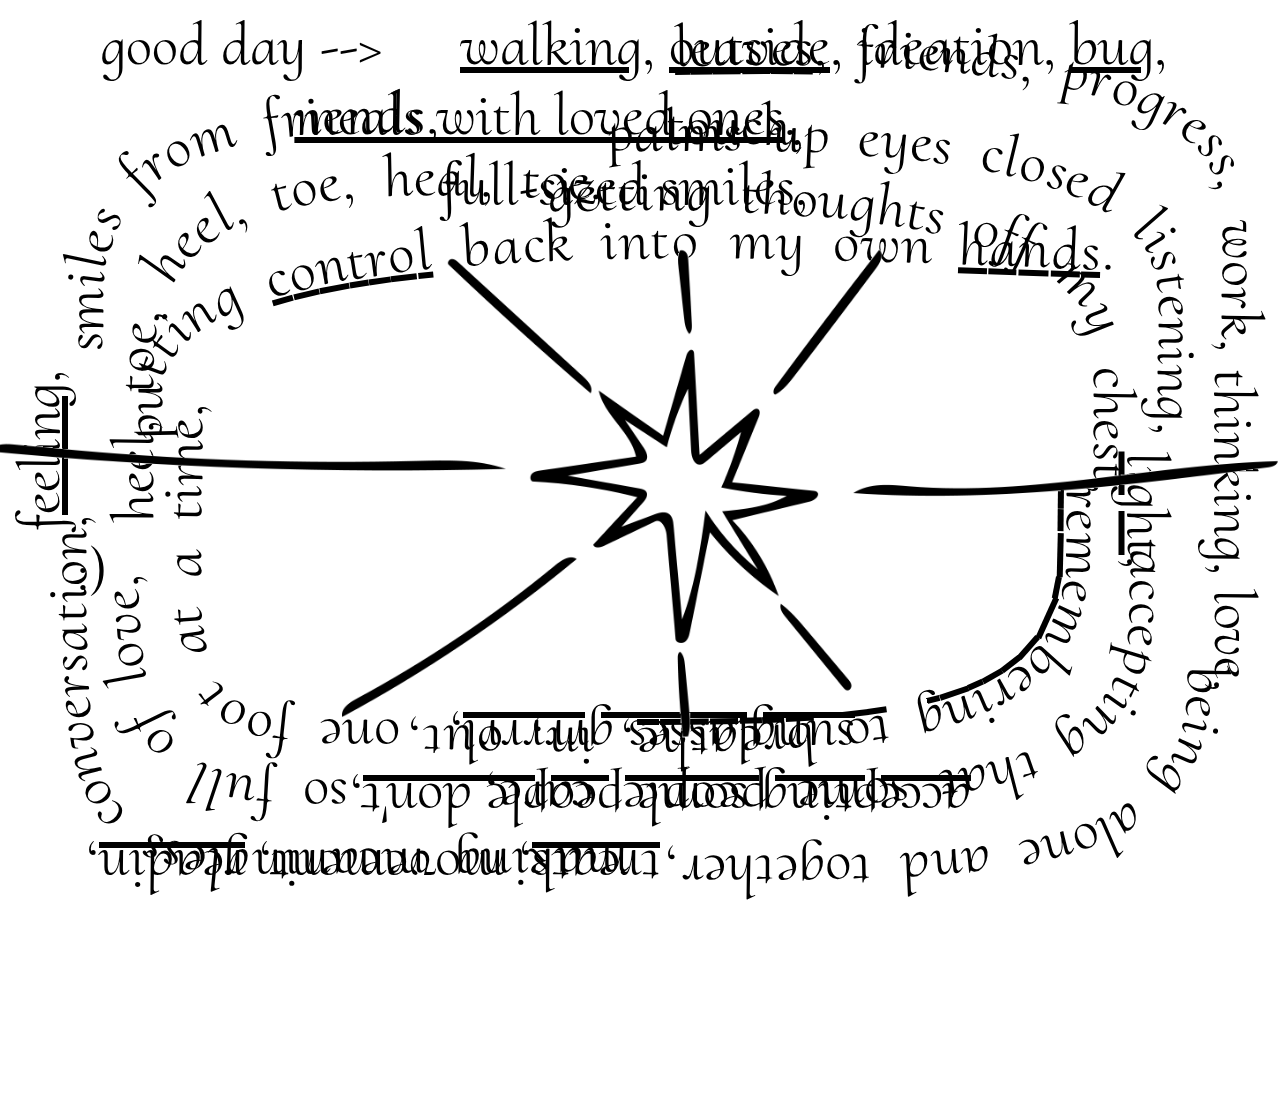
<file: index.html>
<!doctype html>
<html>
    <head>
        <title>good day</title>
        <meta name="viewport" content="width=device-width, initial-scale=1.0">
        <link rel="stylesheet" href="style.css">
        <link rel="icon" type="image/png" href="myicon.png"> 
    </head>
        <body>
          <div class="everything"> 
<!-- Proudly created with www.csswarp.com -->
        
<link rel="stylesheet" href="https://fonts.googleapis.com/css?family=Cormorant+Upright:regular" media="all">

<div class="warpy pos1" aria-labelledby="warp-label">
    <span id="warp-label" class="warp__placeholder">
        leaves, friends, progress, work,
    </span>
    
    <span aria-role="presentation">
        
        <span class="warp__0">
            <a href="leaves/index.html">l</a>
        </span>
        <span class="warp__1">
            <a href="leaves/index.html">e</a>
        </span>
        <span class="warp__2">
            <a href="leaves/index.html">a</a>
        </span>
        <span class="warp__3">
            <a href="leaves/index.html">v</a>
        </span>
        <span class="warp__4">
            <a href="leaves/index.html">e</a>
        </span>
        <span class="warp__5">
            <a href="leaves/index.html">s</a>
        </span>
        <span class="warp__6">
            ,
        </span>
        <span class="warp__7">
             
        </span>
        <span class="warp__8">
            f
        </span>
        <span class="warp__9">
            r
        </span>
        <span class="warp__10">
            i
        </span>
        <span class="warp__11">
            e
        </span>
        <span class="warp__12">
            n
        </span>
        <span class="warp__13">
            d
        </span>
        <span class="warp__14">
            s
        </span>
        <span class="warp__15">
            ,
        </span>
        <span class="warp__16">
             
        </span>
        <span class="warp__17">
            p
        </span>
        <span class="warp__18">
            r
        </span>
        <span class="warp__19">
            o
        </span>
        <span class="warp__20">
            g
        </span>
        <span class="warp__21">
            r
        </span>
        <span class="warp__22">
            e
        </span>
        <span class="warp__23">
            s
        </span>
        <span class="warp__24">
            s
        </span>
        <span class="warp__25">
            ,
        </span>
        <span class="warp__26">
             
        </span>
        <span class="warp__27">
            w
        </span>
        <span class="warp__28">
            o
        </span>
        <span class="warp__29">
            r
        </span>
        <span class="warp__30">
            k
        </span>
        <span class="warp__31">
            ,
        </span>
    </span>
</div>
<div class="font1 pos2">
    <p><a href="walking/index.html">walking,</a> <a href="outside/index.html">outside,</a> ideation, <a href="bug/index.html">bug,</a></p>
        </div>   

        <div class="font1 pos3">
            <link rel="stylesheet" href="https://fonts.googleapis.com/css?family=Cormorant+Upright:regular" media="all">
            <p>good day --></p>
            </div> 

            <div class="font1 pos4">
                <link rel="stylesheet" href="https://fonts.googleapis.com/css?family=Cormorant+Upright:regular" media="all">
                <p>thinking, love,</p>
                    </div> 

<div class="warp2 pos5" aria-labelledby="warp-label">
    <span id="warp-label" class="warp__placeholder">
        palms up eyes closed listening,
    </span>
    
    <span aria-role="presentation">
        <span class="warp__32">
            p
        </span>
        <span class="warp__33">
            a
        </span>
        <span class="warp__34">
            l
        </span>
        <span class="warp__35">
            m
        </span>
        <span class="warp__36">
            s
        </span>
        <span class="warp__37">
             
        </span>
        <span class="warp__38">
            u
        </span>
        <span class="warp__39">
            p
        </span>
        <span class="warp__40">
             
        </span>
        <span class="warp__41">
            e
        </span>
        <span class="warp__42">
            y
        </span>
        <span class="warp__43">
            e
        </span>
        <span class="warp__44">
            s
        </span>
        <span class="warp__45">
             
        </span>
        <span class="warp__46">
            c
        </span>
        <span class="warp__47">
            l
        </span>
        <span class="warp__48">
            o
        </span>
        <span class="warp__49">
            s
        </span>
        <span class="warp__50">
            e
        </span>
        <span class="warp__51">
            d
        </span>
        <span class="warp__52">
             
        </span>
        <span class="warp__53">
            l
        </span>
        <span class="warp__54">
            i
        </span>
        <span class="warp__55">
            s
        </span>
        <span class="warp__56">
            t
        </span>
        <span class="warp__57">
            e
        </span>
        <span class="warp__58">
            n
        </span>
        <span class="warp__59">
            i
        </span>
        <span class="warp__60">
            n
        </span>
        <span class="warp__61">
            g
        </span>
        <span class="warp__62">
            ,
        </span>
    </span>
</div>

<div class="warp3 pos6" aria-labelledby="warp-label">
    <span id="warp-label" class="warp__placeholder">
        getting thoughts off my chest,
    </span>
    
    <span aria-role="presentation">
        <span class="warp__63">
            g
        </span>
        <span class="warp__64">
            e
        </span>
        <span class="warp__65">
            t
        </span>
        <span class="warp__66">
            t
        </span>
        <span class="warp__67">
            i
        </span>
        <span class="warp__68">
            n
        </span>
        <span class="warp__69">
            g
        </span>
        <span class="warp__70">
             
        </span>
        <span class="warp__71">
            t
        </span>
        <span class="warp__72">
            h
        </span>
        <span class="warp__73">
            o
        </span>
        <span class="warp__74">
            u
        </span>
        <span class="warp__75">
            g
        </span>
        <span class="warp__76">
            h
        </span>
        <span class="warp__77">
            t
        </span>
        <span class="warp__78">
            s
        </span>
        <span class="warp__79">
             
        </span>
        <span class="warp__80">
            o
        </span>
        <span class="warp__81">
            f
        </span>
        <span class="warp__82">
            f
        </span>
        <span class="warp__83">
             
        </span>
        <span class="warp__84">
            m
        </span>
        <span class="warp__85">
            y
        </span>
        <span class="warp__86">
             
        </span>
        <span class="warp__87">
            c
        </span>
        <span class="warp__88">
            h
        </span>
        <span class="warp__89">
            e
        </span>
        <span class="warp__90">
            s
        </span>
        <span class="warp__91">
            t
        </span>
        <span class="warp__92">
            ,
        </span>
    </span>
</div>

<!-- Proudly created with www.csswarp.com -->
        
<link rel="stylesheet" href="https://fonts.googleapis.com/css?family=Cormorant+Upright:regular" media="all">

<div class="warp4 pos7" aria-labelledby="warp-label">
    <span id="warp-label" class="warp__placeholder">
        being alone and together,
    </span>
    
    <span aria-role="presentation">
        <span class="warp__93">
            b
        </span>
        <span class="warp__94">
            e
        </span>
        <span class="warp__95">
            i
        </span>
        <span class="warp__96">
            n
        </span>
        <span class="warp__97">
            g
        </span>
        <span class="warp__98">
             
        </span>
        <span class="warp__99">
            a
        </span>
        <span class="warp__100">
            l
        </span>
        <span class="warp__101">
            o
        </span>
        <span class="warp__102">
            n
        </span>
        <span class="warp__103">
            e
        </span>
        <span class="warp__104">
             
        </span>
        <span class="warp__105">
            a
        </span>
        <span class="warp__106">
            n
        </span>
        <span class="warp__107">
            d
        </span>
        <span class="warp__108">
             
        </span>
        <span class="warp__109">
            t
        </span>
        <span class="warp__110">
            o
        </span>
        <span class="warp__111">
            g
        </span>
        <span class="warp__112">
            e
        </span>
        <span class="warp__113">
            t
        </span>
        <span class="warp__114">
            h
        </span>
        <span class="warp__115">
            e
        </span>
        <span class="warp__116">
            r
        </span>
        <span class="warp__117">
            ,
        </span>
    </span>
</div>
<!-- Proudly created with www.csswarp.com -->
        
<link rel="stylesheet" href="https://fonts.googleapis.com/css?family=Cormorant+Upright:regular" media="all">

<div class="warp5 pos8" aria-labelledby="warp-label">
    <span id="warp-label" class="warp__placeholder">
        accepting that some people care,
    </span>
    
    <span aria-role="presentation">
        <span class="warp__118">
            a
        </span>
        <span class="warp__119">
            c
        </span>
        <span class="warp__120">
            c
        </span>
        <span class="warp__121">
            e
        </span>
        <span class="warp__122">
            p
        </span>
        <span class="warp__123">
            t
        </span>
        <span class="warp__124">
            i
        </span>
        <span class="warp__125">
            n
        </span>
        <span class="warp__126">
            g
        </span>
        <span class="warp__127">
             
        </span>
        <span class="warp__128">
            t
        </span>
        <span class="warp__129">
            h
        </span>
        <span class="warp__130">
            a
        </span>
        <span class="warp__131">
            t
        </span>
        <span class="warp__132">
             
        </span>
        <span class="warp__133">
            s
        </span>
        <span class="warp__134">
            o
        </span>
        <span class="warp__135">
            m
        </span>
        <span class="warp__136">
            e
        </span>
        <span class="warp__137">
             
        </span>
        <span class="warp__138">
            p
        </span>
        <span class="warp__139">
            e
        </span>
        <span class="warp__140">
            o
        </span>
        <span class="warp__141">
            p
        </span>
        <span class="warp__142">
            l
        </span>
        <span class="warp__143">
            e
        </span>
        <span class="warp__144">
             
        </span>
        <span class="warp__145">
            c
        </span>
        <span class="warp__146">
            a
        </span>
        <span class="warp__147">
            r
        </span>
        <span class="warp__148">
            e
        </span>
        <span class="warp__149">
            ,
        </span>
    </span>
</div>
<div class="font1 pos9">
    <link rel="stylesheet" href="https://fonts.googleapis.com/css?family=Cormorant+Upright:regular" media="all">
    <p><a href="light/index.html">light,</a></p>
        </div>  
         <!-- Proudly created with www.csswarp.com  -->
        
<link rel="stylesheet" href="https://fonts.googleapis.com/css?family=Cormorant+Upright:regular" media="all">

<div class="warp6 pos10" aria-labelledby="warp-label">
    <span id="warp-label" class="warp__placeholder">
        remembering to breathe, in, out,
    </span>
    
    <span aria-role="presentation">
        <span class="warp__150">
            <a href="https://www.webmd.com/balance/stress-management/stress-relief-breathing-techniques" target="_blank">r</a>
        </span>
        <span class="warp__151">
            <a href="https://www.webmd.com/balance/stress-management/stress-relief-breathing-techniques" target="_blank">e</a>
        </span>
        <span class="warp__152">
            <a href="https://www.webmd.com/balance/stress-management/stress-relief-breathing-techniques" target="_blank">m</a>
        </span>
        <span class="warp__153">
            <a href="https://www.webmd.com/balance/stress-management/stress-relief-breathing-techniques" target="_blank">e</a>
        </span>
        <span class="warp__154">
            <a href="https://www.webmd.com/balance/stress-management/stress-relief-breathing-techniques" target="_blank">m</a>
        </span>
        <span class="warp__155">
            <a href="https://www.webmd.com/balance/stress-management/stress-relief-breathing-techniques" target="_blank"> b</a>
        </span>
        <span class="warp__156">
            <a href="https://www.webmd.com/balance/stress-management/stress-relief-breathing-techniques" target="_blank">e</a>
        </span>
        <span class="warp__157">
            <a href="https://www.webmd.com/balance/stress-management/stress-relief-breathing-techniques" target="_blank">r</a>
        </span>
        <span class="warp__158">
            <a href="https://www.webmd.com/balance/stress-management/stress-relief-breathing-techniques" target="_blank">i</a>
        </span>
        <span class="warp__159">
            <a href="https://www.webmd.com/balance/stress-management/stress-relief-breathing-techniques" target="_blank"> n</a>
        </span>
        <span class="warp__160">
            <a href="https://www.webmd.com/balance/stress-management/stress-relief-breathing-techniques" target="_blank">g</a>
        </span>
        <span class="warp__161">
             
        </span>
        <span class="warp__162">
            <a href="https://www.webmd.com/balance/stress-management/stress-relief-breathing-techniques" target="_blank"> t</a>
        </span>
        <span class="warp__163">
            <a href="https://www.webmd.com/balance/stress-management/stress-relief-breathing-techniques" target="_blank">o</a>
        </span>
        <span class="warp__164">
        
        </span>
        <span class="warp__165">
            <a href="https://www.webmd.com/balance/stress-management/stress-relief-breathing-techniques" target="_blank">b</a>
        </span>
        <span class="warp__166">
            <a href="https://www.webmd.com/balance/stress-management/stress-relief-breathing-techniques" target="_blank">r</a>
        </span>
        <span class="warp__167">
            <a href="https://www.webmd.com/balance/stress-management/stress-relief-breathing-techniques" target="_blank">e</a>
        </span>
        <span class="warp__168">
            <a href="https://www.webmd.com/balance/stress-management/stress-relief-breathing-techniques" target="_blank"> a</a>
        </span>
        <span class="warp__169">
            <a href="https://www.webmd.com/balance/stress-management/stress-relief-breathing-techniques" target="_blank">t</a>
        </span>
        <span class="warp__170">
            <a href="https://www.webmd.com/balance/stress-management/stress-relief-breathing-techniques" target="_blank">h</a>
        </span>
        <span class="warp__171">
            <a href="https://www.webmd.com/balance/stress-management/stress-relief-breathing-techniques" target="_blank">e</a>
        </span>
        <span class="warp__172">
            ,
        </span>
        <span class="warp__173">
             
        </span>
        <span class="warp__174">
            i
        </span>
        <span class="warp__175">
            n
        </span>
        <span class="warp__176">
            ,
        </span>
        <span class="warp__177">
             
        </span>
        <span class="warp__178">
            o
        </span>
        <span class="warp__179">
            u
        </span>
        <span class="warp__180">
            t
        </span>
        <span class="warp__181">
            ,
        </span>
    </span>
</div> 

<div class="font1 pos11">
    <link rel="stylesheet" href="https://fonts.googleapis.com/css?family=Cormorant+Upright:regular" media="all">
    <p><a href="treat/index.html">treats,</a> movement, <a href="reading/index.html">readin,</a></p>
        </div>  

<div class="warp7 pos12" aria-labelledby="warp-label">
    <span id="warp-label" class="warp__placeholder">
        making meaningless conversation,
    </span>
    
    <span aria-role="presentation">
        <span class="warp__182">
            m
        </span>
        <span class="warp__183">
            a
        </span>
        <span class="warp__184">
            k
        </span>
        <span class="warp__185">
            i
        </span>
        <span class="warp__186">
            n
        </span>
        <span class="warp__187">
            g
        </span>
        <span class="warp__188">
             
        </span>
        <span class="warp__189">
            m
        </span>
        <span class="warp__190">
            e
        </span>
        <span class="warp__191">
            a
        </span>
        <span class="warp__192">
            n
        </span>
        <span class="warp__193">
            i
        </span>
        <span class="warp__194">
            n
        </span>
        <span class="warp__195">
            g
        </span>
        <span class="warp__196">
            l
        </span>
        <span class="warp__197">
            e
        </span>
        <span class="warp__198">
            s
        </span>
        <span class="warp__199">
            s
        </span>
        <span class="warp__200">
             
        </span>
        <span class="warp__201">
            c
        </span>
        <span class="warp__202">
            o
        </span>
        <span class="warp__203">
            n
        </span>
        <span class="warp__204">
            v
        </span>
        <span class="warp__205">
            e
        </span>
        <span class="warp__206">
            r
        </span>
        <span class="warp__207">
            s
        </span>
        <span class="warp__208">
            a
        </span>
        <span class="warp__209">
            t
        </span>
        <span class="warp__210">
            i
        </span>
        <span class="warp__211">
            o
        </span>
        <span class="warp__212">
            n
        </span>
        <span class="warp__213">
            ,
        </span>
    </span>
</div>
<div class="font1 pos13">
    <link rel="stylesheet" href="https://fonts.googleapis.com/css?family=Cormorant+Upright:regular" media="all">
    <p><a href="accepting/index.html">accepting some people don't,</a></p>
        </div>  

<div class="warp pos14" aria-labelledby="warp-label">
    <span id="warp-label" class="warp__placeholder">
        so full of love,
    </span>
    
    <span aria-role="presentation">
        <span class="warp__214">
            s
        </span>
        <span class="warp__215">
            o
        </span>
        <span class="warp__216">
             
        </span>
        <span class="warp__217">
            f
        </span>
        <span class="warp__218">
            u
        </span>
        <span class="warp__219">
            l
        </span>
        <span class="warp__220">
            l
        </span>
        <span class="warp__221">
             
        </span>
        <span class="warp__222">
            o
        </span>
        <span class="warp__223">
            f
        </span>
        <span class="warp__224">
             
        </span>
        <span class="warp__225">
            l
        </span>
        <span class="warp__226">
            o
        </span>
        <span class="warp__227">
            v
        </span>
        <span class="warp__228">
            e
        </span>
        <span class="warp__229">
            ,
        </span>
    </span>
</div>

<div class="font1 pos15">
    <link rel="stylesheet" href="https://fonts.googleapis.com/css?family=Cormorant+Upright:regular" media="all">
    <p><a href="sunglasses/index.html">sunglasses grrrrrl,</a></p>
        </div>  

 

<div class="warp8 pos16" aria-labelledby="warp-label">
    <span id="warp-label" class="warp__placeholder">
        one foot at a time,
    </span>
    
    <span aria-role="presentation">
        <span class="warp__230">
            o
        </span>
        <span class="warp__231">
            n
        </span>
        <span class="warp__232">
            e
        </span>
        <span class="warp__233">
             
        </span>
        <span class="warp__234">
            f
        </span>
        <span class="warp__235">
            o
        </span>
        <span class="warp__236">
            o
        </span>
        <span class="warp__237">
            t
        </span>
        <span class="warp__238">
             
        </span>
        <span class="warp__239">
            a
        </span>
        <span class="warp__240">
            t
        </span>
        <span class="warp__241">
             
        </span>
        <span class="warp__242">
            a
        </span>
        <span class="warp__243">
             
        </span>
        <span class="warp__244">
            t
        </span>
        <span class="warp__245">
            i
        </span>
        <span class="warp__246">
            m
        </span>
        <span class="warp__247">
            e
        </span>
        <span class="warp__248">
            ,
        </span>
    </span>
</div>
    </span>
</div>
<div class="font1 pos17">
    <link rel="stylesheet" href="https://fonts.googleapis.com/css?family=Cormorant+Upright:regular" media="all">
    <p><a href="feeling/index.html">feeling,</a></p>
        </div>  


<div class="warp9 pos18" aria-labelledby="warp-label">
    <span id="warp-label" class="warp__placeholder">
        smiles from friends,
    </span>
    
    <span aria-role="presentation">
        <span class="warp__249">
            s
        </span>
        <span class="warp__250">
            m
        </span>
        <span class="warp__251">
            i
        </span>
        <span class="warp__252">
            l
        </span>
        <span class="warp__253">
            e
        </span>
        <span class="warp__254">
            s
        </span>
        <span class="warp__255">
             
        </span>
        <span class="warp__256">
            f
        </span>
        <span class="warp__257">
            r
        </span>
        <span class="warp__258">
            o
        </span>
        <span class="warp__259">
            m
        </span>
        <span class="warp__260">
             
        </span>
        <span class="warp__261">
            f
        </span>
        <span class="warp__262">
            r
        </span>
        <span class="warp__263">
            i
        </span>
        <span class="warp__264">
            e
        </span>
        <span class="warp__265">
            n
        </span>
        <span class="warp__266">
            d
        </span>
        <span class="warp__267">
            s
        </span>
        <span class="warp__268">
            ,
        </span>
    </span>
</div>

<div class="warp10 pos19" aria-labelledby="warp-label">
    <span id="warp-label" class="warp__placeholder">
        heel, toe, heel, toe, heal, toe,
    </span>
    
    <span aria-role="presentation">
        <span class="warp__269">
            h
        </span>
        <span class="warp__270">
            e
        </span>
        <span class="warp__271">
            e
        </span>
        <span class="warp__272">
            l
        </span>
        <span class="warp__273">
            ,
        </span>
        <span class="warp__274">
             
        </span>
        <span class="warp__275">
            t
        </span>
        <span class="warp__276">
            o
        </span>
        <span class="warp__277">
            e
        </span>
        <span class="warp__278">
            ,
        </span>
        <span class="warp__279">
             
        </span>
        <span class="warp__280">
            h
        </span>
        <span class="warp__281">
            e
        </span>
        <span class="warp__282">
            e
        </span>
        <span class="warp__283">
            l
        </span>
        <span class="warp__284">
            ,
        </span>
        <span class="warp__285">
             
        </span>
        <span class="warp__286">
            t
        </span>
        <span class="warp__287">
            o
        </span>
        <span class="warp__288">
            e
        </span>
        <span class="warp__289">
            ,
        </span>
        <span class="warp__290">
             
        </span>
        <span class="warp__291">
            h
        </span>
        <span class="warp__292">
            e
        </span>
        <span class="warp__293">
            a
        </span>
        <span class="warp__294">
            l
        </span>
        <span class="warp__295">
            ,
        </span>
        <span class="warp__296">
             
        </span>
        <span class="warp__297">
            t
        </span>
        <span class="warp__298">
            o
        </span>
        <span class="warp__299">
            e
        </span>
        <span class="warp__300">
            ,
        </span>
    </span>
</div>

<!-- Proudly created with www.csswarp.com -->
        
<div class="warp11 pos20" aria-labelledby="warp-label">
    <span id="warp-label" class="warp__placeholder">
        putting control back into my own hands.
    </span>
    
    <span aria-role="presentation">
        <span class="warp__301">
            p
        </span>
        <span class="warp__302">
            u
        </span>
        <span class="warp__303">
            t
        </span>
        <span class="warp__304">
            t
        </span>
        <span class="warp__305">
            i
        </span>
        <span class="warp__306">
            n
        </span>
        <span class="warp__307">
            g
        </span>
        <span class="warp__308">
             
        </span>
        <span class="warp__309">
            <a href="https://open.spotify.com/playlist/4HavUKQm1wOL1MohEAxbZk?si=5d17475ce5664436" target="_blank">c</a>
        </span>
        <span class="warp__310">
            <a href="https://open.spotify.com/playlist/4HavUKQm1wOL1MohEAxbZk?si=5d17475ce5664436" target="_blank">o</a>
        </span>
        <span class="warp__311">
            <a href="https://open.spotify.com/playlist/4HavUKQm1wOL1MohEAxbZk?si=5d17475ce5664436" target="_blank">n</a>
        </span>
        <span class="warp__312">
            <a href="https://open.spotify.com/playlist/4HavUKQm1wOL1MohEAxbZk?si=5d17475ce5664436" target="_blank">t</a>
        </span>
        <span class="warp__313">
            <a href="https://open.spotify.com/playlist/4HavUKQm1wOL1MohEAxbZk?si=5d17475ce5664436" target="_blank">r</a>
        </span>
        <span class="warp__314">
            <a href="https://open.spotify.com/playlist/4HavUKQm1wOL1MohEAxbZk?si=5d17475ce5664436" target="_blank">o</a>
        </span>
        <span class="warp__315">
            <a href="https://open.spotify.com/playlist/4HavUKQm1wOL1MohEAxbZk?si=5d17475ce5664436" target="_blank">l</a>
        </span>
        <span class="warp__316">
             
        </span>
        <span class="warp__317">
            b
        </span>
        <span class="warp__318">
            a
        </span>
        <span class="warp__319">
            c
        </span>
        <span class="warp__320">
            k
        </span>
        <span class="warp__321">
             
        </span>
        <span class="warp__322">
            i
        </span>
        <span class="warp__323">
            n
        </span>
        <span class="warp__324">
            t
        </span>
        <span class="warp__325">
            o
        </span>
        <span class="warp__326">
             
        </span>
        <span class="warp__327">
            m
        </span>
        <span class="warp__328">
            y
        </span>
        <span class="warp__329">
             
        </span>
        <span class="warp__330">
            o
        </span>
        <span class="warp__331">
            w
        </span>
        <span class="warp__332">
            n
        </span>
        <span class="warp__333">
             
        </span>
        <span class="warp__334">
            <a href="hands/index.html">h</a>
        </span>
        <span class="warp__335">
            <a href="hands/index.html">a</a>
        </span>
        <span class="warp__336">
            <a href="hands/index.html">n</a>
        </span>
        <span class="warp__337">
            <a href="hands/index.html">d</a>
        </span>
        <span class="warp__338">
            <a href="hands/index.html">s</a>
        </span>
        <span class="warp__339">
            .
        </span>
    </span>
</div>

<div class="font1 pos21">
    <link rel="stylesheet" href="https://fonts.googleapis.com/css?family=Cormorant+Upright:regular" media="all">
    <p> :) </p>
        </div>  

        <div class="font1 pos22">
            <link rel="stylesheet" href="https://fonts.googleapis.com/css?family=Cormorant+Upright:regular" media="all">
            <p><a href="https://pin.it/dlgp4Eu" target="_blank">meals with loved ones,</a></p>
                </div>  

                <div class="font1 pos23">
                    <link rel="stylesheet" href="https://fonts.googleapis.com/css?family=Cormorant+Upright:regular" media="all">
                    <p>touch,</p>
                        </div>  

        <div class="font1 pos24">
                    <link rel="stylesheet" href="https://fonts.googleapis.com/css?family=Cormorant+Upright:regular" media="all">
                    <p>full-sized smiles,</p>
                        </div>  


 <img src="starfinalweb.gif">
</div> 

        </body>
   
</html>
</file>
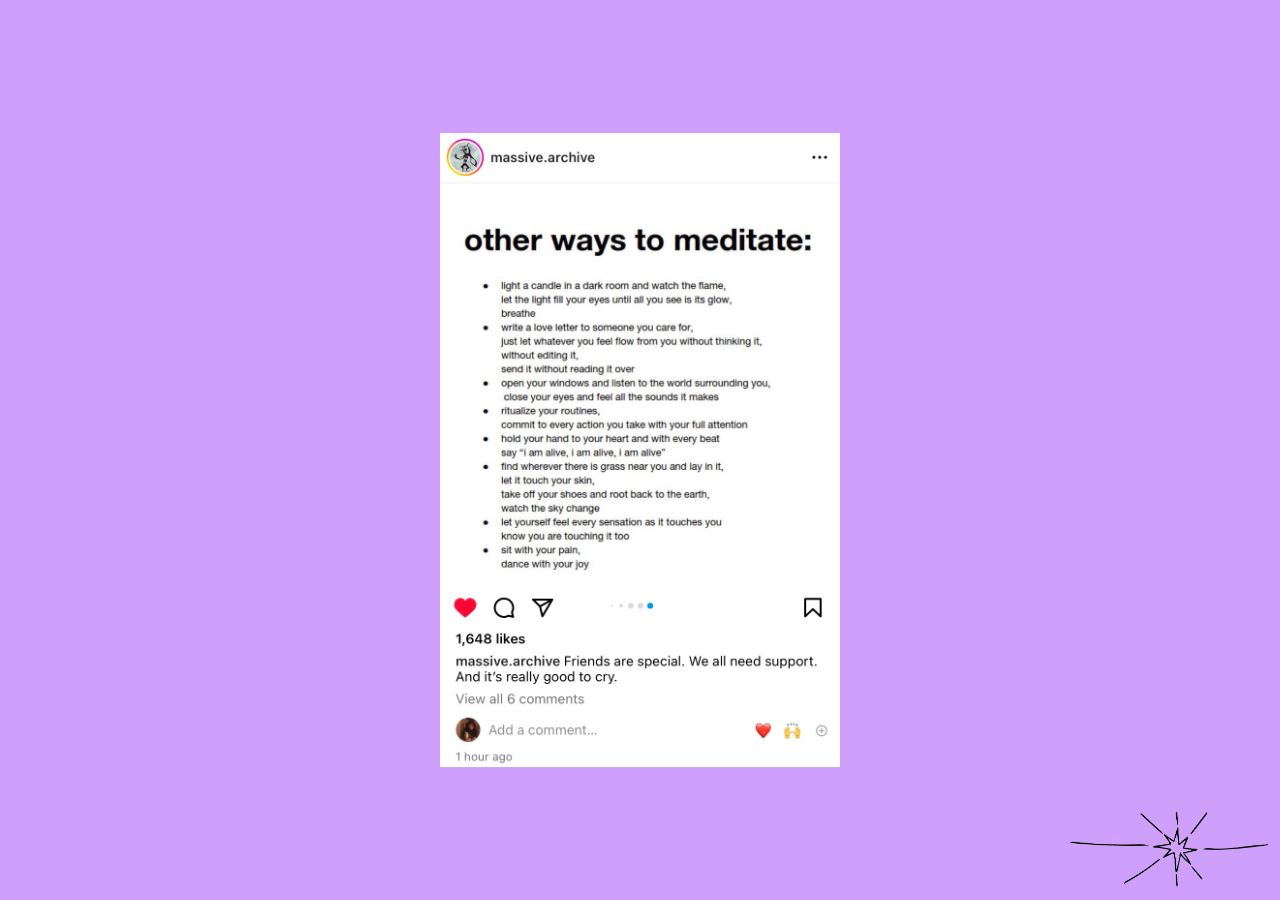
<file: accepting/index.html>
<!doctype html>
<html>
    <head>
        <title>accepting</title>
        <meta name="viewport" content="width=device-width, initial-scale=1.0">
        <link rel="stylesheet" href="style.css">
        <link rel="icon" type="image/png" href="./myicon.png"> 
    </head>
        <body>
            <img src="IMG_9492.jpg" class="cool">
            <a href="../index.html"> <img src="starfinalweb.gif" class="star"></a>
        </body>
   
</html>
</file>
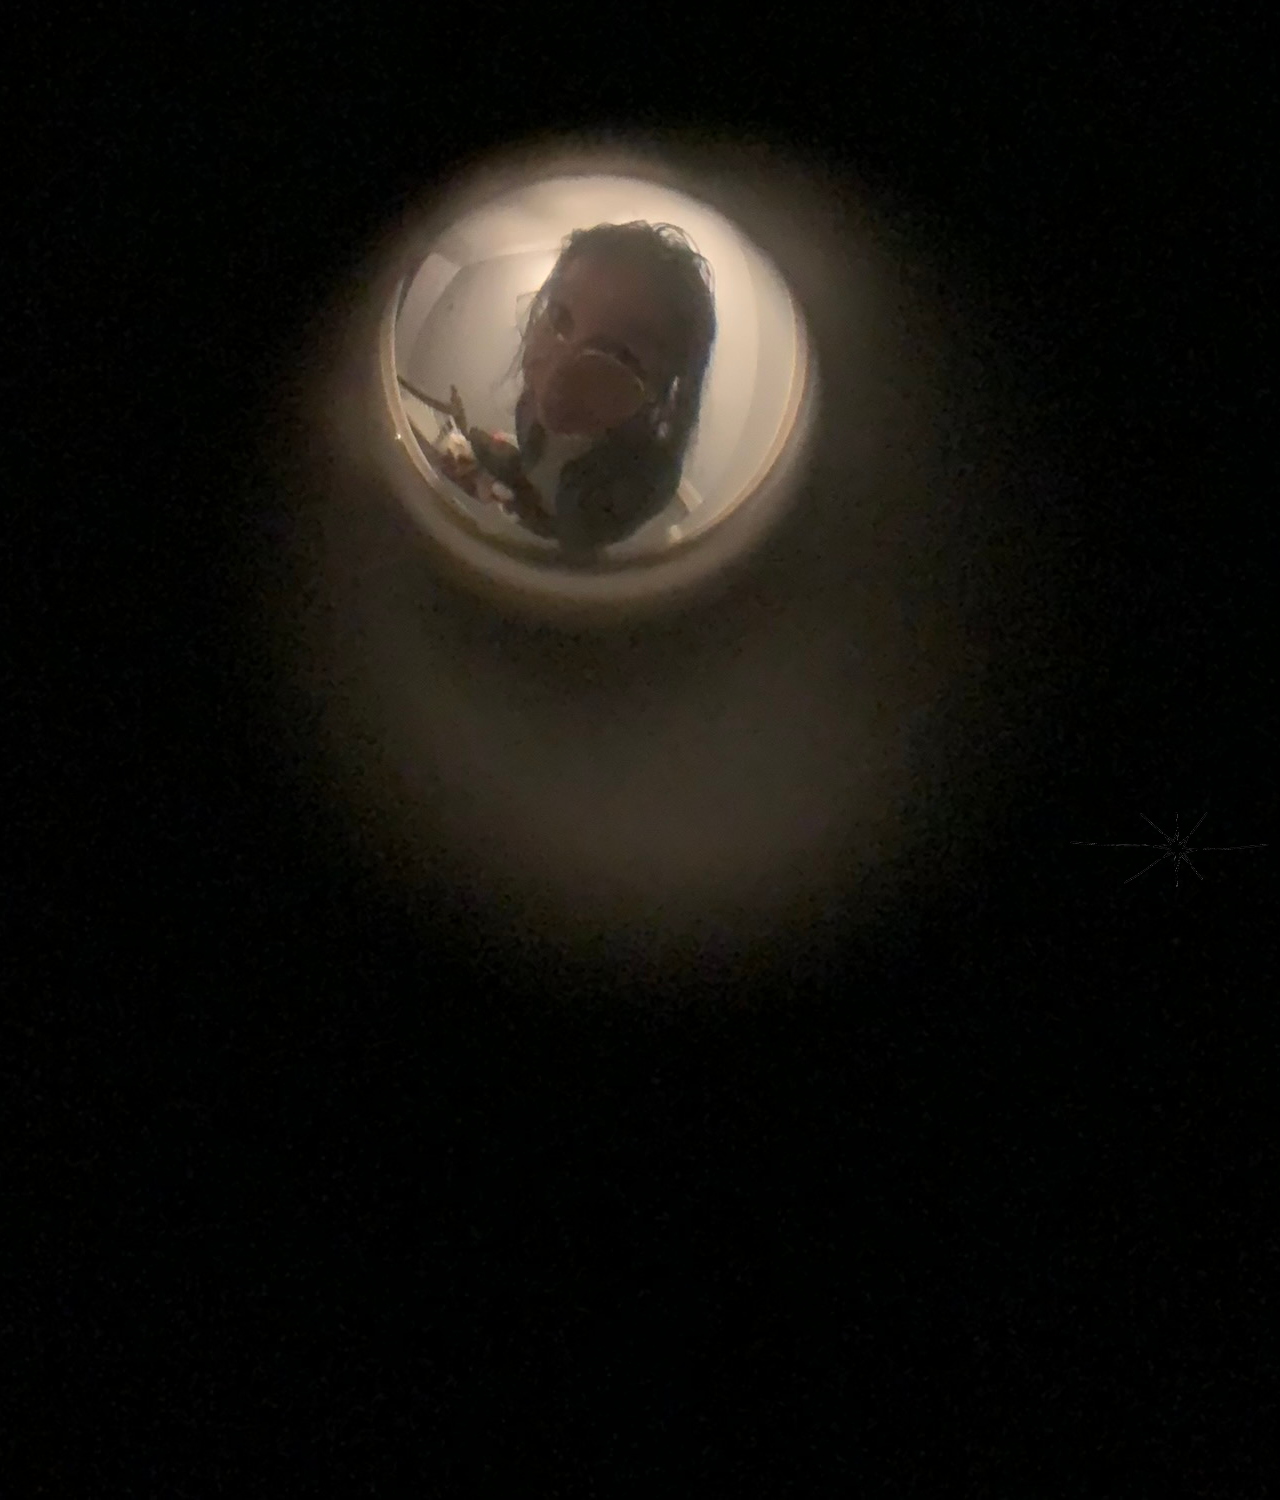
<file: bug/index.html>
<!doctype html>
<html>
    <head>
        <title>bug</title>
        <meta name="viewport" content="width=device-width, initial-scale=1.0">
        <link rel="stylesheet" href="style.css">
        <link rel="icon" type="image/png" href="./myicon.png"> 
    </head>
        <body>
            <div class="dog"><img src="IMG_9696.jpg"></div>
           <a href="../index.html"> <img src="starfinalweb.gif" class="star"></a>
        </body>
   
</html>
</file>
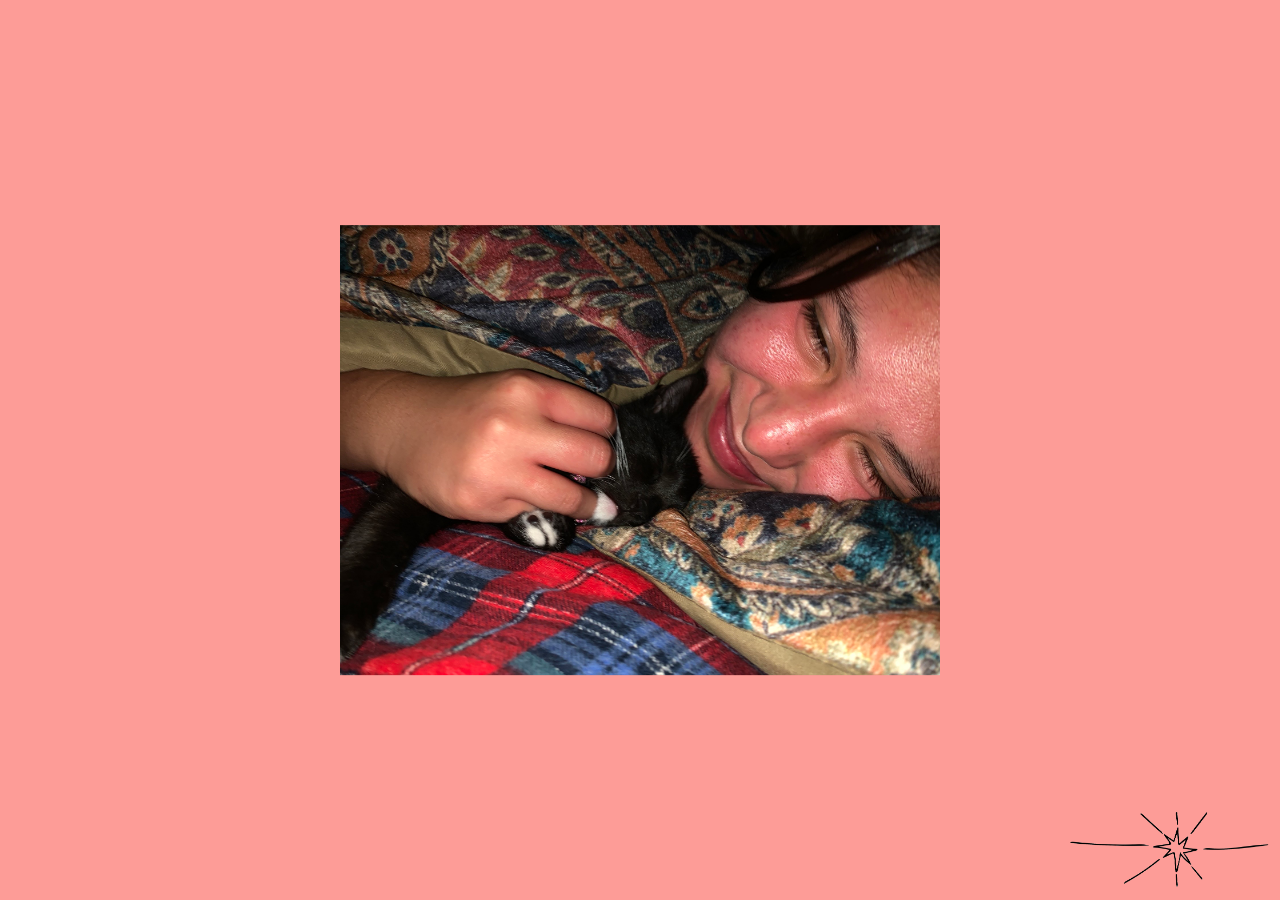
<file: feeling/index.html>
<!doctype html>
<html>
    <head>
        <title>feeling</title>
        <meta name="viewport" content="width=device-width, initial-scale=1.0">
        <link rel="stylesheet" href="style.css">
        <link rel="icon" type="image/png" href="./myicon.png"> 
    </head>
        <body>
            <img src="IMG_8856.jpg" class="cool">
            <a href="../index.html"> <img src="starfinalweb.gif" class="star"></a>
        </body>
   
</html>
</file>
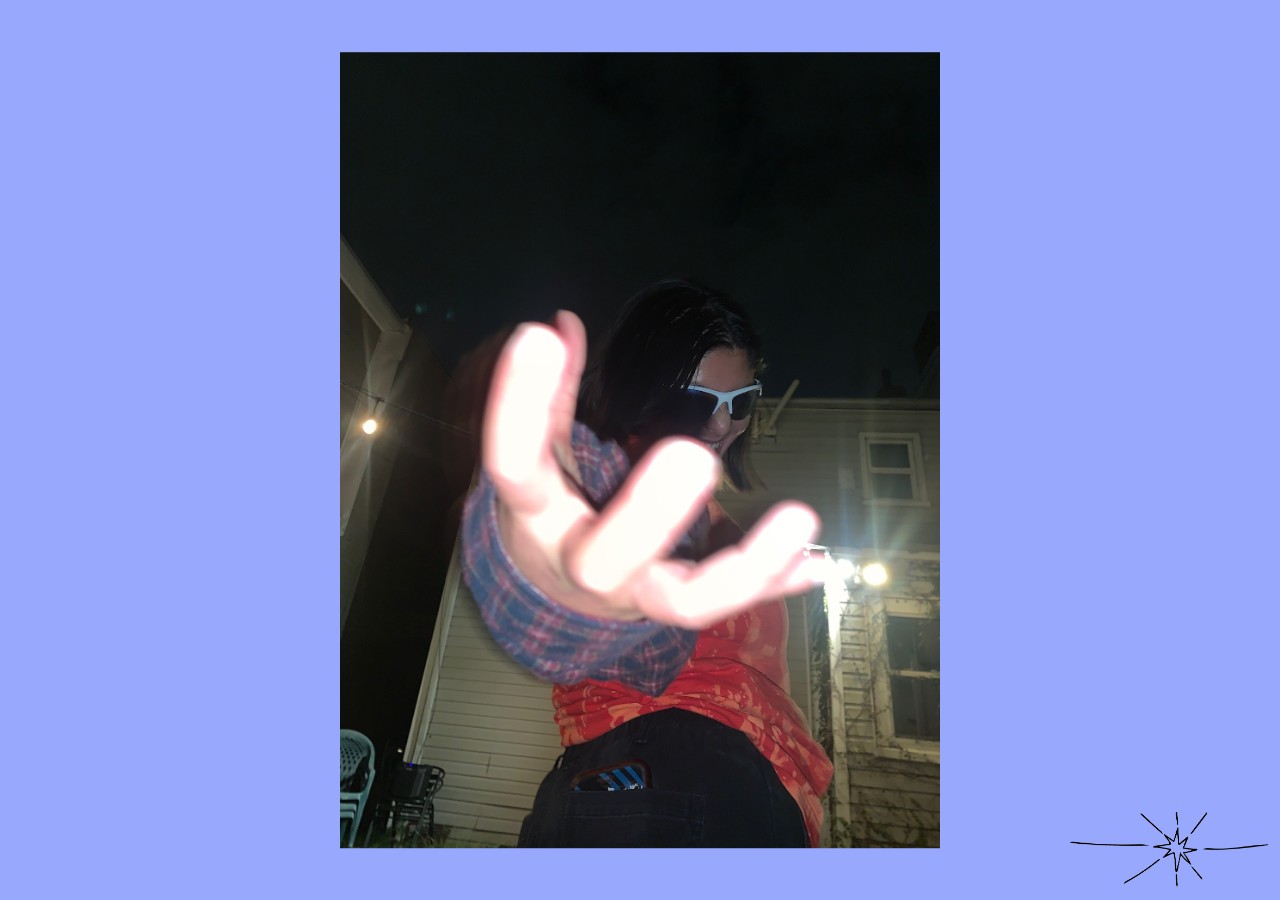
<file: hands/index.html>
<!doctype html>
<html>
    <head>
        <title>hands</title>
        <meta name="viewport" content="width=device-width, initial-scale=1.0">
        <link rel="stylesheet" href="style.css">
        <link rel="icon" type="image/png" href="./myicon.png"> 
    </head>
        <body>
            <img src="hands.png" class="cool">
            <a href="../index.html"> <img src="starfinalweb.gif" class="star"></a>
        </body>
   
</html>
</file>
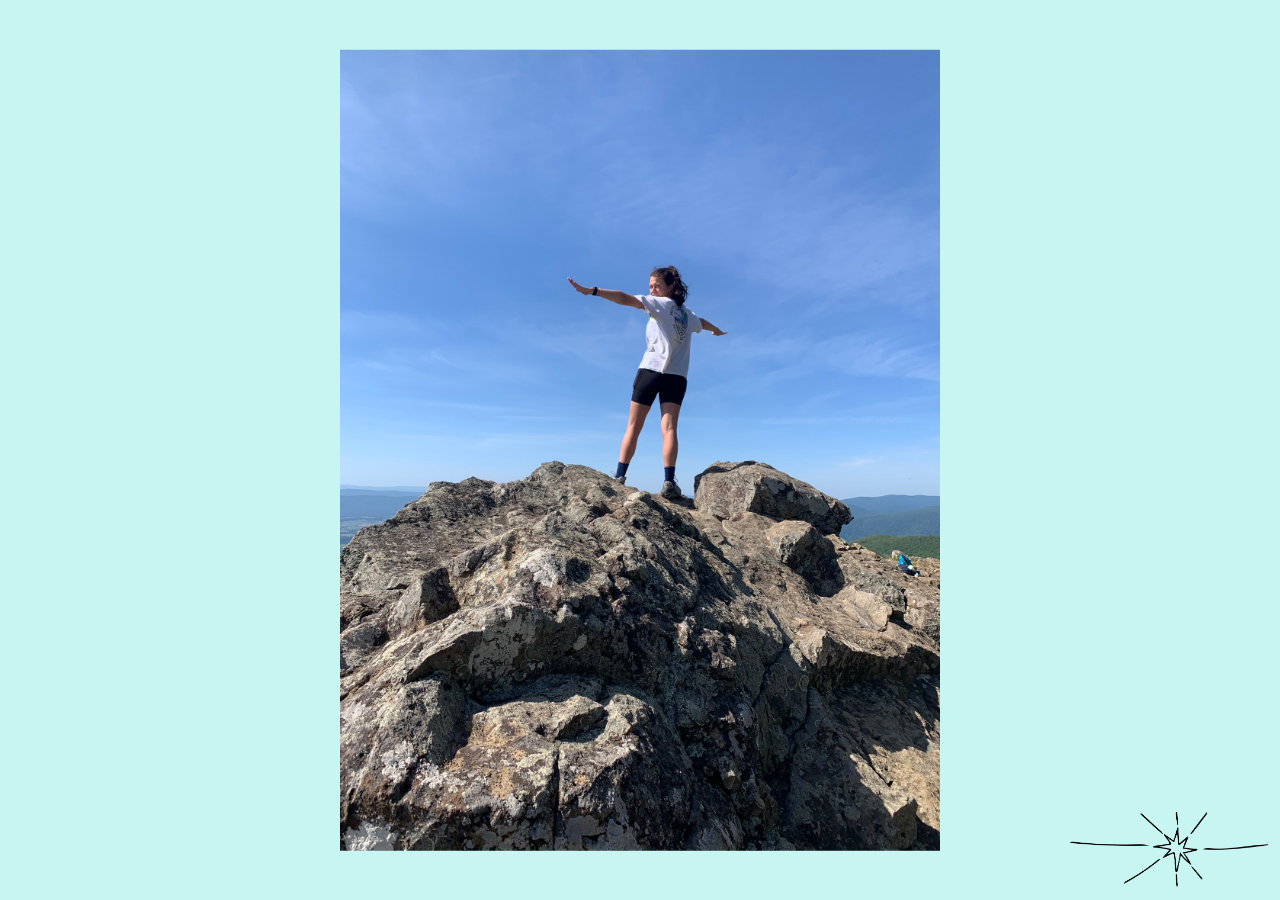
<file: outside/index.html>
<!doctype html>
<html>
    <head>
        <title>outside</title>
        <meta name="viewport" content="width=device-width, initial-scale=1.0">
        <link rel="stylesheet" href="style.css">
        <link rel="icon" type="image/png" href="./myicon.png"> 
    </head>
        <body>
            <img src="IMG_8263.jpg" class="cool">
            <a href="../index.html"> <img src="starfinalweb.gif" class="star"></a>
        </body>
   
</html>
</file>
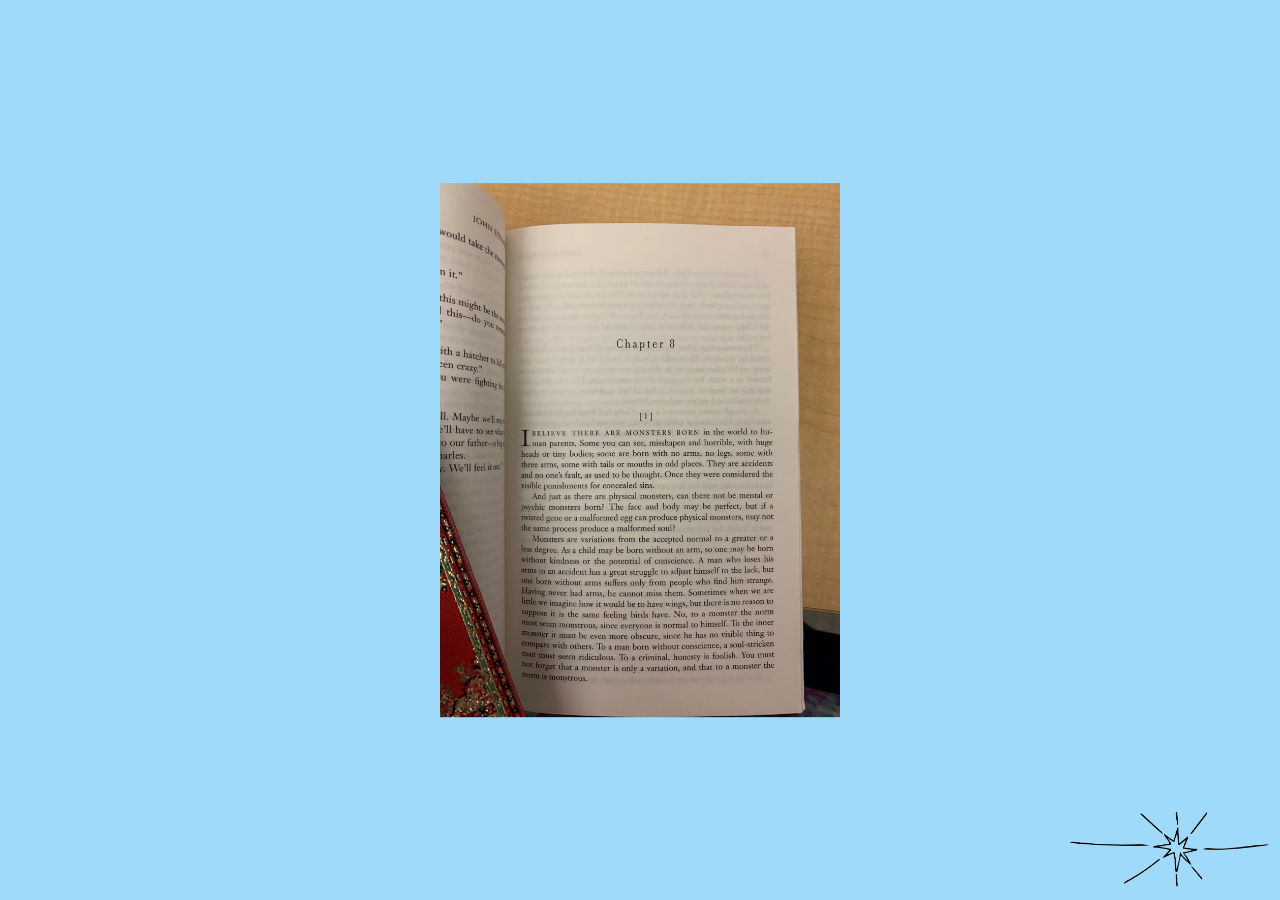
<file: reading/index.html>
<!doctype html>
<html>
    <head>
        <title>reading</title>
        <meta name="viewport" content="width=device-width, initial-scale=1.0">
        <link rel="stylesheet" href="style.css">
        <link rel="icon" type="image/png" href="./myicon.png"> 
    </head>
        <body>
            <img src="IMG_8554.jpg" class="cool">
            <a href="../index.html"> <img src="starfinalweb.gif" class="star"></a>
        </body>
   
</html>
</file>
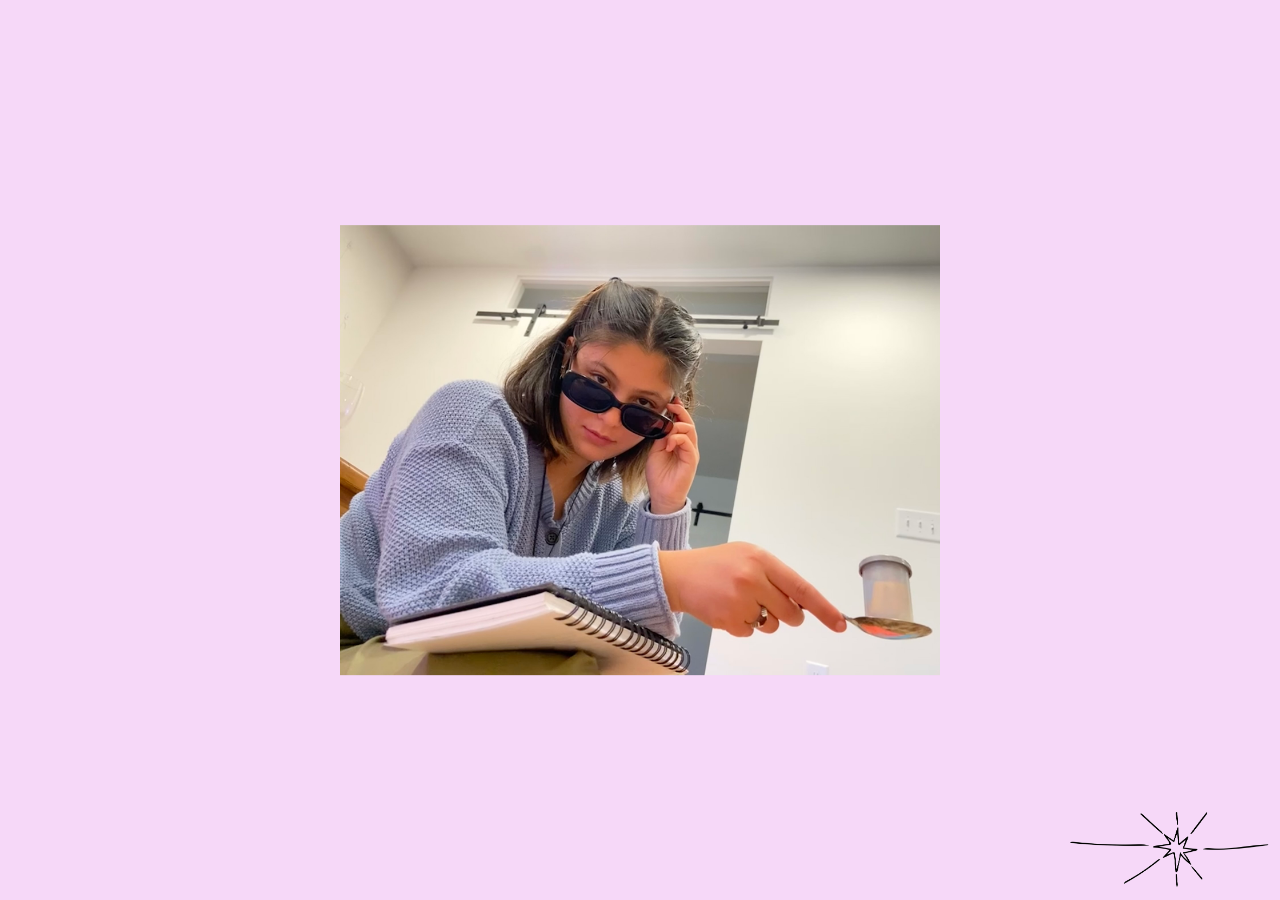
<file: sunglasses/index.html>
<!doctype html>
<html>
    <head>
        <title>outside</title>
        <meta name="viewport" content="width=device-width, initial-scale=1.0">
        <link rel="stylesheet" href="style.css">
        <link rel="icon" type="image/png" href="./myicon.png"> 
    </head>
        <body>
            <img src="IMG_3685.jpg" class="cool">
            <a href="../index.html"> <img src="starfinalweb.gif" class="star"></a>
        </body>
   
</html>
</file>
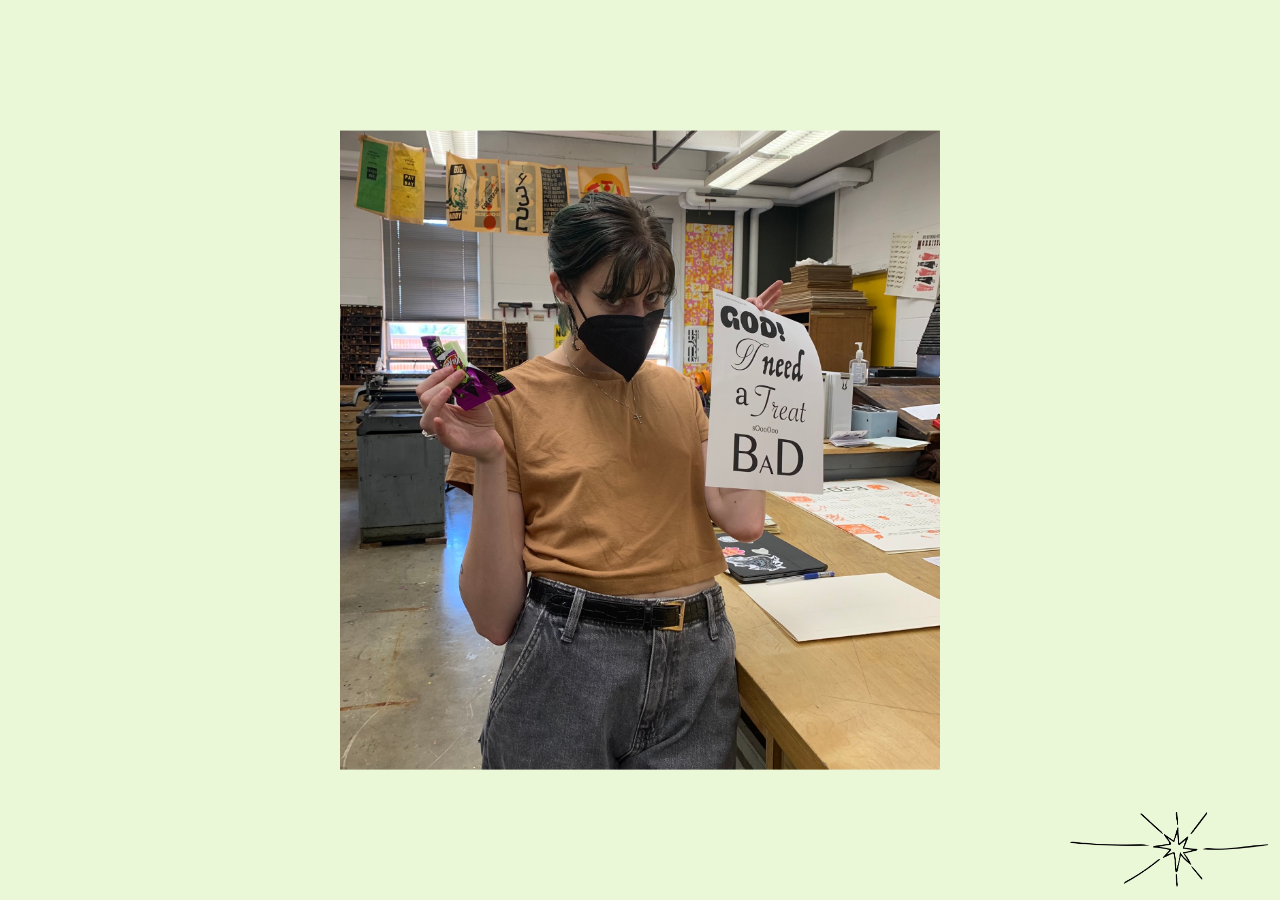
<file: treat/index.html>
<!doctype html>
<html>
    <head>
        <title>treat</title>
        <meta name="viewport" content="width=device-width, initial-scale=1.0">
        <link rel="stylesheet" href="style.css">
        <link rel="icon" type="image/png" href="./myicon.png"> 
    </head>
        <body>
            <img src="IMG_9354.jpg" class="cool">
            <a href="../index.html"> <img src="starfinalweb.gif" class="star"></a>
        </body>
   
</html>
</file>
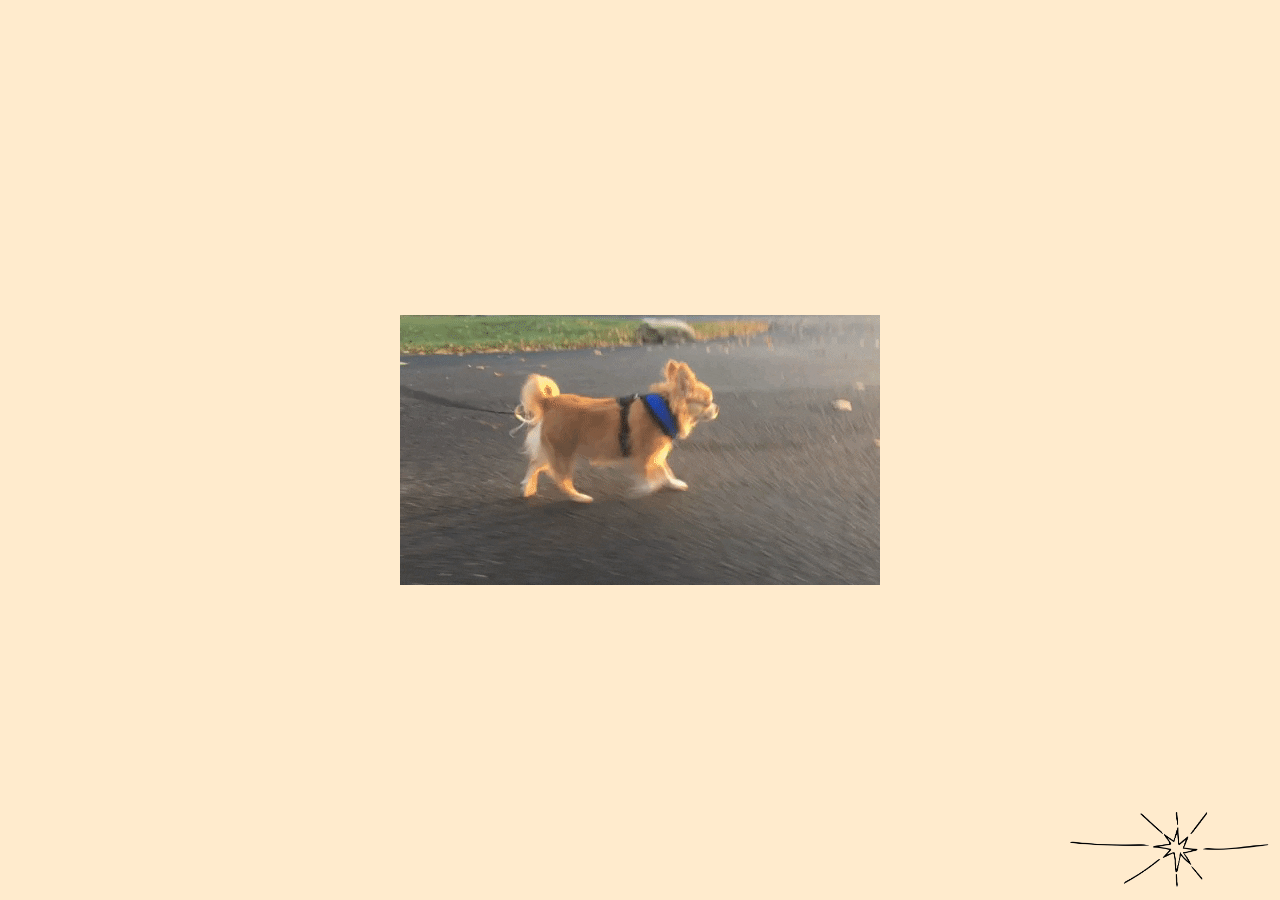
<file: walking/index.html>
<!doctype html>
<html>
    <head>
        <title>walking</title>
        <meta name="viewport" content="width=device-width, initial-scale=1.0">
        <link rel="stylesheet" href="style.css">
        <link rel="icon" type="image/png" href="./myicon.png"> 
    </head>
        <body>
            <div class="dog"><img src="dogwalking.gif"></div>
           <a href="../index.html"> <img src="starfinalweb.gif" class="star"></a>
        </body>
   
</html>
</file>
<file: style.css>
* {
    box-sizing: border-box;
}

body{
    margin: 0;
    max-height: 100vh;
    max-width: 100vw;
    overflow: hidden;

}

span {
    pointer-events: none;
    }
    
a{
    color: black;
    pointer-events: auto;
}

div {
    pointer-events:none;
  }

.everything{
    display: flex;
  justify-content: center;
  align-items: flex-start center;
}

img{
    display: flex;
  justify-content: center;
  align-items: center;
  position: absolute;
  top: 56%;
  left: 50%;
  transform: translate(-50%, -50%);
  width: 1300px;
}

/* Proudly created with www.csswarp.com */

.warp__placeholder{
    position: absolute;
    color: transparent;
    font-size: .1px;
}

.warpy {
    display: block;
    position: relative;
    width: 620px;
    height: 450px;
    font: normal 60px/1 'Cormorant Upright';
    transform-box:fill-box;
}

[class*='warp__'] {
    display: block;
    position: absolute;
}

.warp__0 {
    transform-origin: 7px 49px;
    transform: translate(28.009300000000003px,96.8963px) rotate(-0.017928rad);
}

.warp__1 {
    transform-origin: 11px 49px;
    transform: translate(43.2723px,96.59px) rotate(-0.014642rad);
}

.warp__2 {
    transform-origin: 14px 49px;
    transform: translate(65.5451px,96.28399999999999px) rotate(-0.009426rad);
}

.warp__3 {
    transform-origin: 14px 49px;
    transform: translate(95.2982px,96.10919999999999px) rotate(-0.002107rad);
}

.warp__4 {
    transform-origin: 11px 49px;
    transform: translate(123.93690000000001px,96.14760000000001px) rotate(0.005271rad);
}

.warp__5 {
    transform-origin: 9px 49px;
    transform: translate(146.8358px,96.33359999999999px) rotate(0.012242rad);
}

.warp__6 {
    transform-origin: 6px 49px;
    transform: translate(166.9426px,96.5949px) rotate(0.01839rad);
}

.warp__7 {
    transform-origin: 13px 49px;
    transform: translate(181.2707px,97.07570000000001px) rotate(0.026834rad);
}

.warp__8 {
    transform-origin: 8px 49px;
    transform: translate(209.6075px,97.8204px) rotate(0.037169rad);
}

.warp__9 {
    transform-origin: 11px 49px;
    transform: translate(228.1586px,98.71119999999999px) rotate(0.047601rad);
}

.warp__10 {
    transform-origin: 8px 49px;
    transform: translate(252.00420000000003px,99.82239999999999px) rotate(0.059115rad);
}

.warp__11 {
    transform-origin: 11px 49px;
    transform: translate(269.5969px,101.17009999999999px) rotate(0.071821rad);
}

.warp__12 {
    transform-origin: 15px 49px;
    transform: translate(291.9112px,103.3022px) rotate(0.090335rad);
}

.warp__13 {
    transform-origin: 14px 49px;
    transform: translate(322.0067px,106.33930000000001px) rotate(0.114927rad);
}

.warp__14 {
    transform-origin: 9px 49px;
    transform: translate(351.8733px,109.5118px) rotate(0.139531rad);
}

.warp__15 {
    transform-origin: 6px 49px;
    transform: translate(371.6048px,112.02170000000001px) rotate(0.158651rad);
}

.warp__16 {
    transform-origin: 13px 49px;
    transform: translate(384.4594px,115.45750000000001px) rotate(0.184699rad);
}

.warp__17 {
    transform-origin: 13px 49px;
    transform: translate(412.5475px,121.21950000000001px) rotate(0.228802rad);
}

.warp__18 {
    transform-origin: 11px 49px;
    transform: translate(438.8668px,127.49709999999999px) rotate(0.278337rad);
}

.warp__19 {
    transform-origin: 13px 49px;
    transform: translate(460.9754px,135.19px) rotate(0.342203rad);
}

.warp__20 {
    transform-origin: 13px 49px;
    transform: translate(485.6px,145.1552px) rotate(0.431489rad);
}

.warp__21 {
    transform-origin: 11px 49px;
    transform: translate(509.31359999999995px,156.5991px) rotate(0.54461rad);
}

.warp__22 {
    transform-origin: 11px 49px;
    transform: translate(527.8392px,169.616px) rotate(0.687756rad);
}

.warp__23 {
    transform-origin: 9px 49px;
    transform: translate(544.4px,184.3px) rotate(0.865575rad);
}

.warp__24 {
    transform-origin: 9px 49px;
    transform: translate(555.7194px,200.7456px) rotate(1.076418rad);
}

.warp__25 {
    transform-origin: 6px 49px;
    transform: translate(565.0943px,215.8639px) rotate(1.268215rad);
}

.warp__26 {
    transform-origin: 13px 49px;
    transform: translate(561.8351px,235.78379999999999px) rotate(1.49807rad);
}

.warp__27 {
    transform-origin: 20px 49px;
    transform: translate(555.559px,271.4919px) rotate(-4.710249rad);
}

.warp__28 {
    transform-origin: 13px 49px;
    transform: translate(562.4452px,305.367px) rotate(-4.707822rad);
}

.warp__29 {
    transform-origin: 11px 49px;
    transform: translate(564.3093px,330.305px) rotate(-4.706052rad);
}

.warp__30 {
    transform-origin: 13px 49px;
    transform: translate(561.6271px,355.4544px) rotate(-4.704225rad);
}

.warp__31 {
    transform-origin: 6px 49px;
    transform: translate(568.4395px,376.3963px) rotate(-4.702619rad);
}

.pos1{
    position: absolute;
    top: -80px;
    right: 1%;
}

.font1{
    font: normal 60px/1 'Cormorant Upright';
}
.pos2{
    position: absolute;
    top: -45px;
    left: 460px;
}

.pos3{
    position: absolute;
    top: -45px;
    left: 100px;
}

.pos4{
    position: absolute;
    right: -115px;
    top: 440px;
    transform: rotate(90deg);
}

/* Proudly created with www.csswarp.com */
/* inner circle 2 */

.warp__placeholder{
    position: absolute;
    color: transparent;
    font-size: .1px;
}

.warp2 {
    display: block;
    position: relative;
    width: 620px;
    height: 450px;
    font: normal 60px/1 'Cormorant Upright';
    transform-box:fill-box;
}

[class*='warp__'] {
    display: block;
    position: absolute;
}

.warp__32 {
    transform-origin: 13px 49px;
    transform: translate(24.584699999999998px,96.8595px) rotate(-0.017589rad);
}

.warp__33 {
    transform-origin: 14px 49px;
    transform: translate(50.771px,96.4469px) rotate(-0.012585rad);
}

.warp__34 {
    transform-origin: 7px 49px;
    transform: translate(80.5215px,96.2123px) rotate(-0.007472rad);
}

.warp__35 {
    transform-origin: 22px 49px;
    transform: translate(95.835px,96.1011px) rotate(0.000236rad);
}

.warp__36 {
    transform-origin: 9px 49px;
    transform: translate(140.4161px,96.262px) rotate(0.01007rad);
}

.warp__37 {
    transform-origin: 13px 49px;
    transform: translate(159.9426px,96.5949px) rotate(0.01839rad);
}

.warp__38 {
    transform-origin: 15px 49px;
    transform: translate(188.2749px,97.3192px) rotate(0.030461rad);
}

.warp__39 {
    transform-origin: 13px 49px;
    transform: translate(219.8627px,98.42160000000001px) rotate(0.044363rad);
}

.warp__40 {
    transform-origin: 13px 49px;
    transform: translate(246.50420000000003px,99.82239999999999px) rotate(0.059115rad);
}

.warp__41 {
    transform-origin: 11px 49px;
    transform: translate(273.6809px,101.46940000000001px) rotate(0.074516rad);
}

.warp__42 {
    transform-origin: 14px 49px;
    transform: translate(296.9078px,103.6704px) rotate(0.093403rad);
}

.warp__43 {
    transform-origin: 11px 49px;
    transform: translate(325.5067px,106.33930000000001px) rotate(0.114927rad);
}

.warp__44 {
    transform-origin: 9px 49px;
    transform: translate(348.0995px,108.98949999999999px) rotate(0.135525rad);
}

.warp__45 {
    transform-origin: 13px 49px;
    transform: translate(368.265px,112.61580000000001px) rotate(0.163157rad);
}

.warp__46 {
    transform-origin: 10px 49px;
    transform: translate(396.2521px,117.1584px) rotate(0.197629rad);
}

.warp__47 {
    transform-origin: 7px 49px;
    transform: translate(418.0475px,121.21950000000001px) rotate(0.228802rad);
}

.warp__48 {
    transform-origin: 13px 49px;
    transform: translate(433.7165px,126.60910000000001px) rotate(0.271206rad);
}

.warp__49 {
    transform-origin: 9px 49px;
    transform: translate(460.1077px,133.6662px) rotate(0.329233rad);
}

.warp__50 {
    transform-origin: 11px 49px;
    transform: translate(478.3545px,141.1093px) rotate(0.394264rad);
}

.warp__51 {
    transform-origin: 14px 49px;
    transform: translate(498.9163px,152.6144px) rotate(0.503872rad);
}

.warp__52 {
    transform-origin: 13px 49px;
    transform: translate(523.4468px,168.089px) rotate(0.670191rad);
}

.warp__53 {
    transform-origin: 7px 49px;
    transform: translate(544.9063px,182.5832px) rotate(0.844071rad);
}

.warp__54 {
    transform-origin: 8px 49px;
    transform: translate(553.8791px,195.0622px) rotate(1.003013rad);
}

.warp__55 {
    transform-origin: 9px 49px;
    transform: translate(560.2893px,210.67790000000002px) rotate(1.203485rad);
}

.warp__56 {
    transform-origin: 9px 49px;
    transform: translate(565.2381px,230.051px) rotate(1.435541rad);
}

.warp__57 {
    transform-origin: 11px 49px;
    transform: translate(564.5864px,252.4531px) rotate(-4.711659rad);
}

.warp__58 {
    transform-origin: 15px 49px;
    transform: translate(560.542px,278.5762px) rotate(-4.709735rad);
}

.warp__59 {
    transform-origin: 8px 49px;
    transform: translate(567.4606px,301.91px) rotate(-4.708067rad);
}

.warp__60 {
    transform-origin: 15px 49px;
    transform: translate(560.3369px,325.8293px) rotate(-4.706371rad);
}

.warp__61 {
    transform-origin: 13px 49px;
    transform: translate(562.1358px,354.3833px) rotate(-4.704304rad);
}

.warp__62 {
    transform-origin: 6px 49px;
    transform: translate(568.4593px,374.3451px) rotate(-4.702781rad);
}

.pos5{
    position: absolute;
    top: 5px;
    right: 6%;
}

/* inner circle 3 */
/* Proudly created with www.csswarp.com */

.warp__placeholder{
    position: absolute;
    color: transparent;
    font-size: .1px;
}

.warp3 {
    display: block;
    position: relative;
    width: 620px;
    height: 450px;
    font: normal 60px/1 'Cormorant Upright';
    transform-box:fill-box;
}

[class*='warp__'] {
    display: block;
    position: absolute;
}

.warp__63 {
    transform-origin: 13px 49px;
    transform: translate(28.742800000000003px,96.7878px) rotate(-0.016892rad);
}

.warp__64 {
    transform-origin: 11px 49px;
    transform: translate(55.876400000000004px,96.42089999999999px) rotate(-0.012154rad);
}

.warp__65 {
    transform-origin: 9px 49px;
    transform: translate(78.5215px,96.2123px) rotate(-0.007472rad);
}

.warp__66 {
    transform-origin: 9px 49px;
    transform: translate(97.6659px,96.11429999999999px) rotate(-0.002675rad);
}

.warp__67 {
    transform-origin: 8px 49px;
    transform: translate(118.3823px,96.11359999999999px) rotate(0.002695rad);
}

.warp__68 {
    transform-origin: 15px 49px;
    transform: translate(134.9161px,96.262px) rotate(0.01007rad);
}

.warp__69 {
    transform-origin: 13px 49px;
    transform: translate(166.8493px,96.72049999999999px) rotate(0.020833rad);
}

.warp__70 {
    transform-origin: 13px 49px;
    transform: translate(194.0198px,97.45249999999999px) rotate(0.03233rad);
}

.warp__71 {
    transform-origin: 9px 49px;
    transform: translate(221.2602px,98.32939999999999px) rotate(0.043304rad);
}

.warp__72 {
    transform-origin: 14px 49px;
    transform: translate(241.3538px,99.58179999999999px) rotate(0.056721rad);
}

.warp__73 {
    transform-origin: 13px 49px;
    transform: translate(271.6809px,101.46940000000001px) rotate(0.074516rad);
}

.warp__74 {
    transform-origin: 15px 49px;
    transform: translate(297.9006px,103.8586px) rotate(0.09496rad);
}

.warp__75 {
    transform-origin: 13px 49px;
    transform: translate(329.3139px,107.02539999999999px) rotate(0.120314rad);
}

.warp__76 {
    transform-origin: 14px 49px;
    transform: translate(356.2203px,110.8735px) rotate(0.149926rad);
}

.warp__77 {
    transform-origin: 9px 49px;
    transform: translate(384.9007px,114.80179999999999px) rotate(0.179725rad);
}

.warp__78 {
    transform-origin: 9px 49px;
    transform: translate(404.176px,118.5837px) rotate(0.208513rad);
}

.warp__79 {
    transform-origin: 13px 49px;
    transform: translate(423.5927px,124.0401px) rotate(0.250818rad);
}

.warp__80 {
    transform-origin: 13px 49px;
    transform: translate(450.6725px,131.6936px) rotate(0.312686rad);
}

.warp__81 {
    transform-origin: 8px 49px;
    transform: translate(476.7614px,139.4425px) rotate(0.379324rad);
}

.warp__82 {
    transform-origin: 8px 49px;
    transform: translate(492.6615px,146.352px) rotate(0.442769rad);
}

.warp__83 {
    transform-origin: 13px 49px;
    transform: translate(507.9289px,157.2801px) rotate(0.551719rad);
}

.warp__84 {
    transform-origin: 22px 49px;
    transform: translate(527.2818px,179.2143px) rotate(0.802353rad);
}

.warp__85 {
    transform-origin: 14px 49px;
    transform: translate(555.3894px,209.65839999999997px) rotate(1.190597rad);
}

.warp__86 {
    transform-origin: 13px 49px;
    transform: translate(561.9128px,236.9491px) rotate(1.510382rad);
}

.warp__87 {
    transform-origin: 10px 49px;
    transform: translate(565.0743px,263.1864px) rotate(-4.710858rad);
}

.warp__88 {
    transform-origin: 14px 49px;
    transform: translate(561.01px,289.1341px) rotate(-4.708976rad);
}

.warp__89 {
    transform-origin: 11px 49px;
    transform: translate(564.3945px,315.661px) rotate(-4.707093rad);
}

.warp__90 {
    transform-origin: 9px 49px;
    transform: translate(565.7655px,336.9648px) rotate(-4.705575rad);
}

.warp__91 {
    transform-origin: 9px 49px;
    transform: translate(565.6183px,356.5232px) rotate(-4.704145rad);
}

.warp__92 {
    transform-origin: 6px 49px;
    transform: translate(568.4692px,373.3158px) rotate(-4.702862rad);
}

.pos6{
    position: absolute;
    top: 65px;
    right: 11%;
}

/* Proudly created with www.csswarp.com */
/* bottom right corner outer */

.warp__placeholder{
    position: absolute;
    color: transparent;
    font-size: .1px;
}

.warp4 {
    display: block;
    position: relative;
    width: 868px;
    height: 713px;
    font: normal 60px/1 'Cormorant Upright';
    transform-box:fill-box;
}

[class*='warp__'] {
    display: block;
    position: absolute;
}

.warp__93 {
    transform-origin: 14px 49px;
    transform: translate(717.32px,250.60000000000002px) rotate(-4.703532rad);
}

.warp__94 {
    transform-origin: 11px 49px;
    transform: translate(718.7016px,275.6625px) rotate(-4.587125rad);
}

.warp__95 {
    transform-origin: 8px 49px;
    transform: translate(718.1235px,295.1857px) rotate(-4.471395rad);
}

.warp__96 {
    transform-origin: 15px 49px;
    transform: translate(703.6381px,317.6306px) rotate(-4.304692rad);
}

.warp__97 {
    transform-origin: 13px 49px;
    transform: translate(691.5951px,342.1652px) rotate(-4.077758rad);
}

.warp__98 {
    transform-origin: 13px 49px;
    transform: translate(672.728px,362.1527px) rotate(-3.864533rad);
}

.warp__99 {
    transform-origin: 14px 49px;
    transform: translate(649.2051px,378.8003px) rotate(-3.678475rad);
}

.warp__100 {
    transform-origin: 7px 49px;
    transform: translate(636.447px,388.809px) rotate(-3.567613rad);
}

.warp__101 {
    transform-origin: 13px 49px;
    transform: translate(611.6333px,396.576px) rotate(-3.483563rad);
}

.warp__102 {
    transform-origin: 15px 49px;
    transform: translate(582.2526px,404.9178px) rotate(-3.395698rad);
}

.warp__103 {
    transform-origin: 11px 49px;
    transform: translate(560.0058px,410.8447px) rotate(-3.33455rad);
}

.warp__104 {
    transform-origin: 13px 49px;
    transform: translate(531.9664px,415.2165px) rotate(-3.289637rad);
}

.warp__105 {
    transform-origin: 14px 49px;
    transform: translate(504.1291px,418.7573px) rotate(-3.252757rad);
}

.warp__106 {
    transform-origin: 15px 49px;
    transform: translate(474.0119px,421.5448px) rotate(-3.222641rad);
}

.warp__107 {
    transform-origin: 14px 49px;
    transform: translate(443.6325px,423.657px) rotate(-3.19823rad);
}

.warp__108 {
    transform-origin: 13px 49px;
    transform: translate(415.7194px,425.0304px) rotate(-3.180615rad);
}

.warp__109 {
    transform-origin: 9px 49px;
    transform: translate(395.2214px,425.8364px) rotate(-3.168762rad);
}

.warp__110 {
    transform-origin: 13px 49px;
    transform: translate(368.3136px,426.3611px) rotate(-3.159562rad);
}

.warp__111 {
    transform-origin: 13px 49px;
    transform: translate(342.1009px,426.7195px) rotate(-3.151293rad);
}

.warp__112 {
    transform-origin: 11px 49px;
    transform: translate(319.1218px,426.8811px) rotate(-3.145079rad);
}

.warp__113 {
    transform-origin: 9px 49px;
    transform: translate(299.2358px,426.9088px) rotate(-3.140853rad);
}

.warp__114 {
    transform-origin: 14px 49px;
    transform: translate(270.1164px,426.8439px) rotate(-3.137124rad);
}

.warp__115 {
    transform-origin: 11px 49px;
    transform: translate(246.5985px,426.6795px) rotate(-3.134073rad);
}

.warp__116 {
    transform-origin: 11px 49px;
    transform: translate(223.5245px,426.4839px) rotate(-3.13228rad);
}

.warp__117 {
    transform-origin: 6px 49px;
    transform: translate(209.2017px,426.2988px) rotate(-3.131305rad);
}

.pos7{
    position: absolute;
    bottom: -193px;
    right: -3.5%;
}

/* Proudly created with www.csswarp.com */

.warp__placeholder{
    position: absolute;
    color: transparent;
    font-size: .1px;
}

.warp5 {
    display: block;
    position: relative;
    width: 868px;
    height: 713px;
    font: normal 60px/1 'Cormorant Upright';
    transform-box:fill-box;
}

[class*='warp__'] {
    display: block;
    position: absolute;
}

.warp__118 {
    transform-origin: 14px 49px;
    transform: translate(717.7376px,207.48829999999998px) rotate(-4.701621rad);
}

.warp__119 {
    transform-origin: 10px 49px;
    transform: translate(720.9835px,232.7305px) rotate(-4.702914rad);
}

.warp__120 {
    transform-origin: 10px 49px;
    transform: translate(720.7252px,255.5688px) rotate(-4.682908rad);
}

.warp__121 {
    transform-origin: 11px 49px;
    transform: translate(718.4036px,277.9194px) rotate(-4.574984rad);
}

.warp__122 {
    transform-origin: 13px 49px;
    transform: translate(711.1899px,302.3077px) rotate(-4.422657rad);
}

.warp__123 {
    transform-origin: 9px 49px;
    transform: translate(706.2163px,323.927px) rotate(-4.250848rad);
}

.warp__124 {
    transform-origin: 8px 49px;
    transform: translate(698.835px,339.0202px) rotate(-4.109313rad);
}

.warp__125 {
    transform-origin: 15px 49px;
    transform: translate(676.9538px,356.7956px) rotate(-3.923408rad);
}

.warp__126 {
    transform-origin: 13px 49px;
    transform: translate(656.3936px,374.9355px) rotate(-3.721734rad);
}

.warp__127 {
    transform-origin: 13px 49px;
    transform: translate(632.4774px,387.8751px) rotate(-3.577853rad);
}

.warp__128 {
    transform-origin: 9px 49px;
    transform: translate(615.1333px,396.576px) rotate(-3.483563rad);
}

.warp__129 {
    transform-origin: 14px 49px;
    transform: translate(586.4948px,403.9254px) rotate(-3.406025rad);
}

.warp__130 {
    transform-origin: 14px 49px;
    transform: translate(558.3716px,410.5759px) rotate(-3.33731rad);
}

.warp__131 {
    transform-origin: 9px 49px;
    transform: translate(538.8932px,414.7732px) rotate(-3.294205rad);
}

.warp__132 {
    transform-origin: 13px 49px;
    transform: translate(510.85850000000005px,418.0383px) rotate(-3.260327rad);
}

.warp__133 {
    transform-origin: 9px 49px;
    transform: translate(491.0456px,420.5453px) rotate(-3.233621rad);
}

.warp__134 {
    transform-origin: 13px 49px;
    transform: translate(464.2116px,422.4422px) rotate(-3.212522rad);
}

.warp__135 {
    transform-origin: 22px 49px;
    transform: translate(420.0376px,424.4841px) rotate(-3.187886rad);
}

.warp__136 {
    transform-origin: 11px 49px;
    transform: translate(397.5487px,425.7291px) rotate(-3.170453rad);
}

.warp__137 {
    transform-origin: 13px 49px;
    transform: translate(369.7932px,426.3248px) rotate(-3.160269rad);
}

.warp__138 {
    transform-origin: 13px 49px;
    transform: translate(342.1009px,426.7195px) rotate(-3.151293rad);
}

.warp__139 {
    transform-origin: 11px 49px;
    transform: translate(319.1218px,426.8811px) rotate(-3.145079rad);
}

.warp__140 {
    transform-origin: 13px 49px;
    transform: translate(291.3967px,426.9039px) rotate(-3.140106rad);
}

.warp__141 {
    transform-origin: 13px 49px;
    transform: translate(264.9308px,426.8111px) rotate(-3.136265rad);
}

.warp__142 {
    transform-origin: 7px 49px;
    transform: translate(247.8139px,426.662px) rotate(-3.133864rad);
}

.warp__143 {
    transform-origin: 11px 49px;
    transform: translate(223.5245px,426.4839px) rotate(-3.13228rad);
}

.warp__144 {
    transform-origin: 13px 49px;
    transform: translate(195.0601px,426.2243px) rotate(-3.13104rad);
}

.warp__145 {
    transform-origin: 10px 49px;
    transform: translate(173.9295px,425.9624px) rotate(-3.130534rad);
}

.warp__146 {
    transform-origin: 14px 49px;
    transform: translate(145.8003px,425.6895px) rotate(-3.130584rad);
}

.warp__147 {
    transform-origin: 11px 49px;
    transform: translate(123.67580000000001px,425.419px) rotate(-3.131156rad);
}

.warp__148 {
    transform-origin: 11px 49px;
    transform: translate(100.6428px,425.1887px) rotate(-3.132093rad);
}

.warp__149 {
    transform-origin: 6px 49px;
    transform: translate(86.9539px,425.0246px) rotate(-3.133086rad);
}

.pos8{
    position: absolute;
    bottom: -120px;
    right: 1%;
}

.pos9{
    position: absolute;
    right: 75px;
    top: 420px;
    transform: rotate(90deg);
}

/* Proudly created with www.csswarp.com */

.warp__placeholder{
    position: absolute;
    color: transparent;
    font-size: .1px;
}

.warp6 {
    display: block;
    position: relative;
    width: 868px;
    height: 713px;
    font: normal 60px/1 'Cormorant Upright';
    transform-box:fill-box;
}

[class*='warp__'] {
    display: block;
    position: absolute;
}

.warp__150 {
    transform-origin: 11px 49px;
    transform: translate(720.8562px,196.8625px) rotate(-4.70078rad);
}

.warp__151 {
    transform-origin: 11px 49px;
    transform: translate(720.6158px,219.19029999999998px) rotate(-4.702306rad);
}

.warp__152 {
    transform-origin: 22px 49px;
    transform: translate(709.2583px,254.33530000000002px) rotate(-4.688133rad);
}

.warp__153 {
    transform-origin: 11px 49px;
    transform: translate(716.7541px,287.8028px) rotate(-4.518104rad);
}

.warp__154 {
    transform-origin: 22px 49px;
    transform: translate(695.8338px,319.4545px) rotate(-4.289419rad);
}

.warp__155 {
    transform-origin: 14px 49px;
    transform: translate(683.939px,350.4345px) rotate(-3.99188rad);
}

.warp__156 {
    transform-origin: 11px 49px;
    transform: translate(668.3323px,367.8539px) rotate(-3.80107rad);
}

.warp__157 {
    transform-origin: 11px 49px;
    transform: translate(649.465px,380.3981px) rotate(-3.66064rad);
}

.warp__158 {
    transform-origin: 8px 49px;
    transform: translate(634.923px,389.2706px) rotate(-3.562562rad);
}

.warp__159 {
    transform-origin: 15px 49px;
    transform: translate(606.2332px,397.762px) rotate(-3.470918rad);
}

.warp__160 {
    transform-origin: 13px 49px;
    transform: translate(580.4595px,405.8826px) rotate(-3.385687rad);
}

.warp__161 {
    transform-origin: 13px 49px;
    transform: translate(553.3749px,411.6344px) rotate(-3.326446rad);
}

.warp__162 {
    transform-origin: 9px 49px;
    transform: translate(534.4947px,415.4343px) rotate(-3.28739rad);
}

.warp__163 {
    transform-origin: 13px 49px;
    transform: translate(508.25480000000005px,418.4025px) rotate(-3.2565rad);
}

.warp__164 {
    transform-origin: 13px 49px;
    transform: translate(480.4876px,421.1293px) rotate(-3.227238rad);
}

.warp__165 {
    transform-origin: 14px 49px;
    transform: translate(451.1459px,423.242px) rotate(-3.203209rad);
}

.warp__166 {
    transform-origin: 11px 49px;
    transform: translate(427.402px,424.6486px) rotate(-3.185742rad);
}

.warp__167 {
    transform-origin: 11px 49px;
    transform: translate(405.1398px,425.4968px) rotate(-3.173977rad);
}

.warp__168 {
    transform-origin: 14px 49px;
    transform: translate(375.2006px,426.2081px) rotate(-3.162454rad);
}

.warp__169 {
    transform-origin: 9px 49px;
    transform: translate(355.7874px,426.6057px) rotate(-3.154275rad);
}

.warp__170 {
    transform-origin: 14px 49px;
    transform: translate(326.1207px,426.8319px) rotate(-3.147511rad);
}

.warp__171 {
    transform-origin: 11px 49px;
    transform: translate(302.0543px,426.9103px) rotate(-3.141633rad);
}

.warp__172 {
    transform-origin: 6px 49px;
    transform: translate(286.9589px,426.878px) rotate(-3.138373rad);
}

.warp__173 {
    transform-origin: 13px 49px;
    transform: translate(259.9482px,426.786px) rotate(-3.135729rad);
}

.warp__174 {
    transform-origin: 8px 49px;
    transform: translate(242.7295px,426.6257px) rotate(-3.133466rad);
}

.warp__175 {
    transform-origin: 15px 49px;
    transform: translate(212.5037px,426.417px) rotate(-3.131868rad);
}

.warp__176 {
    transform-origin: 6px 49px;
    transform: translate(197.274px,426.1734px) rotate(-3.130892rad);
}

.warp__177 {
    transform-origin: 13px 49px;
    transform: translate(168.4889px,425.9353px) rotate(-3.130514rad);
}

.warp__178 {
    transform-origin: 13px 49px;
    transform: translate(141.815px,425.6348px) rotate(-3.130657rad);
}

.warp__179 {
    transform-origin: 15px 49px;
    transform: translate(109.488px,425.3145px) rotate(-3.131524rad);
}

.warp__180 {
    transform-origin: 9px 49px;
    transform: translate(89.1751px,425.0698px) rotate(-3.132779rad);
}

.warp__181 {
    transform-origin: 6px 49px;
    transform: translate(73.8156px,424.9182px) rotate(-3.13393rad);
}

.pos10{
    position: absolute;
    bottom: -65px;
    right: 6%;
} 

.pos11{
    position: absolute;
    right: 620px;
    bottom: -60px;
    transform: rotate(180deg);
}

/* Proudly created with www.csswarp.com */

.warp__placeholder{
    position: absolute;
    color: transparent;
    font-size: .1px;
}

.warp7 {
    display: block;
    position: relative;
    width: 868px;
    height: 713px;
    font: normal 60px/1 'Cormorant Upright';
    transform-box:fill-box;
}

[class*='warp__'] {
    display: block;
    position: absolute;
}

.warp__182 {
    transform-origin: 22px 49px;
    transform: translate(661.5984px,462.3024px) rotate(-3.145439rad);
}

.warp__183 {
    transform-origin: 14px 49px;
    transform: translate(632.4994px,462.454px) rotate(-3.145898rad);
}

.warp__184 {
    transform-origin: 13px 49px;
    transform: translate(605.4447px,462.5763px) rotate(-3.146155rad);
}

.warp__185 {
    transform-origin: 8px 49px;
    transform: translate(589.3889px,462.6764px) rotate(-3.146309rad);
}

.warp__186 {
    transform-origin: 15px 49px;
    transform: translate(558.4698px,462.7907px) rotate(-3.14643rad);
}

.warp__187 {
    transform-origin: 13px 49px;
    transform: translate(531.8434px,462.9305px) rotate(-3.146508rad);
}

.warp__188 {
    transform-origin: 13px 49px;
    transform: translate(504.024px,463.06500000000005px) rotate(-3.146512rad);
}

.warp__189 {
    transform-origin: 22px 49px;
    transform: translate(458.9435px,463.24339999999995px) rotate(-3.146407rad);
}

.warp__190 {
    transform-origin: 11px 49px;
    transform: translate(436.0452px,463.40319999999997px) rotate(-3.14619rad);
}

.warp__191 {
    transform-origin: 14px 49px;
    transform: translate(407.5824px,463.5173px) rotate(-3.145947rad);
}

.warp__192 {
    transform-origin: 15px 49px;
    transform: translate(376.8191px,463.64149999999995px) rotate(-3.145566rad);
}

.warp__193 {
    transform-origin: 8px 49px;
    transform: translate(360.0735px,463.7314px) rotate(-3.145181rad);
}

.warp__194 {
    transform-origin: 15px 49px;
    transform: translate(329.6201px,463.81039999999996px) rotate(-3.144724rad);
}

.warp__195 {
    transform-origin: 13px 49px;
    transform: translate(301.4049px,463.6195px) rotate(-3.110847rad);
}

.warp__196 {
    transform-origin: 7px 49px;
    transform: translate(285.7616px,462.4165px) rotate(-3.055574rad);
}

.warp__197 {
    transform-origin: 11px 49px;
    transform: translate(263.1732px,460.1329px) rotate(-2.985695rad);
}

.warp__198 {
    transform-origin: 9px 49px;
    transform: translate(244.1668px,455.8358px) rotate(-2.877781rad);
}

.warp__199 {
    transform-origin: 9px 49px;
    transform: translate(225.6173px,449.4518px) rotate(-2.734811rad);
}

.warp__200 {
    transform-origin: 13px 49px;
    transform: translate(201.6272px,438.1375px) rotate(-2.508657rad);
}

.warp__201 {
    transform-origin: 10px 49px;
    transform: translate(187.3508px,421.4606px) rotate(-2.239695rad);
}

.warp__202 {
    transform-origin: 13px 49px;
    transform: translate(172.515px,401.3834px) rotate(-2.014634rad);
}

.warp__203 {
    transform-origin: 15px 49px;
    transform: translate(161.011px,375.0647px) rotate(-1.834858rad);
}

.warp__204 {
    transform-origin: 14px 49px;
    transform: translate(156.0866px,346.3016px) rotate(-1.723005rad);
}

.warp__205 {
    transform-origin: 11px 49px;
    transform: translate(155.9988px,320.7373px) rotate(-1.663469rad);
}

.warp__206 {
    transform-origin: 11px 49px;
    transform: translate(154.3291px,298.3695px) rotate(-1.6293rad);
}

.warp__207 {
    transform-origin: 9px 49px;
    transform: translate(154.8227px,276.7067px) rotate(-1.606509rad);
}

.warp__208 {
    transform-origin: 14px 49px;
    transform: translate(149.6733px,252.0215px) rotate(-1.588927rad);
}

.warp__209 {
    transform-origin: 9px 49px;
    transform: translate(153.8746px,227.0109px) rotate(-1.577427rad);
}

.warp__210 {
    transform-origin: 8px 49px;
    transform: translate(155.3065px,208.3399px) rotate(-1.571823rad);
}

.warp__211 {
    transform-origin: 13px 49px;
    transform: translate(150.3315px,187.1433px) rotate(-1.567769rad);
}

.warp__212 {
    transform-origin: 15px 49px;
    transform: translate(148.4651px,157.8716px) rotate(-1.565197rad);
}

.warp__213 {
    transform-origin: 6px 49px;
    transform: translate(157.0914px,136.1279px) rotate(-1.564989rad);
}

.pos12{
    position: absolute;
    bottom: -150px;
    left: -6%;
} 

.pos13{
    position: absolute;
    left: 350px;
    bottom: 7px;
    transform: rotate(180deg);
}

/* Proudly created with www.csswarp.com */

.warp__placeholder{
    position: absolute;
    color: transparent;
    font-size: .1px;
}

.warp {
    display: block;
    position: relative;
    width: 868px;
    height: 713px;
    font: normal 60px/1 'Cormorant Upright';
    transform-box:fill-box;
}

[class*='warp__'] {
    display: block;
    position: absolute;
}

.warp__214 {
    transform-origin: 9px 49px;
    transform: translate(355.8157px,463.76840000000004px) rotate(-3.14352rad);
}

.warp__215 {
    transform-origin: 13px 49px;
    transform: translate(329.1412px,463.82079999999996px) rotate(-3.144166rad);
}

.warp__216 {
    transform-origin: 13px 49px;
    transform: translate(300.9049px,463.6195px) rotate(-3.110847rad);
}

.warp__217 {
    transform-origin: 8px 49px;
    transform: translate(283.7066px,462.3238px) rotate(-3.052284rad);
}

.warp__218 {
    transform-origin: 15px 49px;
    transform: translate(253.5555px,459.1776px) rotate(-2.960157rad);
}

.warp__219 {
    transform-origin: 7px 49px;
    transform: translate(238.8807px,453.6755px) rotate(-2.827864rad);
}

.warp__220 {
    transform-origin: 7px 49px;
    transform: translate(224.7941px,448.1907px) rotate(-2.707983rad);
}

.warp__221 {
    transform-origin: 13px 49px;
    transform: translate(200.4816px,437.2833px) rotate(-2.492952rad);
}

.warp__222 {
    transform-origin: 13px 49px;
    transform: translate(182.2637px,418.0289px) rotate(-2.194133rad);
}

.warp__223 {
    transform-origin: 8px 49px;
    transform: translate(176.0354px,399.2726px) rotate(-1.996165rad);
}

.warp__224 {
    transform-origin: 13px 49px;
    transform: translate(163.4553px,378.4387px) rotate(-1.852702rad);
}

.warp__225 {
    transform-origin: 7px 49px;
    transform: translate(164.6003px,357.9929px) rotate(-1.761084rad);
}

.warp__226 {
    transform-origin: 13px 49px;
    transform: translate(155.789px,337.0601px) rotate(-1.698265rad);
}

.warp__227 {
    transform-origin: 14px 49px;
    transform: translate(152.0423px,309.2039px) rotate(-1.644228rad);
}

.warp__228 {
    transform-origin: 11px 49px;
    transform: translate(153.5756px,283.2426px) rotate(-1.612534rad);
}

.warp__229 {
    transform-origin: 6px 49px;
    transform: translate(157.4498px,264.592px) rotate(-1.596955rad);
}

.pos14{
    position: absolute;
    bottom: -80px;
    left: -2%;
} 

.pos15{
    position: absolute;
    left: 450px;
    bottom: 70px;
    transform: rotate(180deg);
}


/* Proudly created with www.csswarp.com */

.warp__placeholder{
    position: absolute;
    color: transparent;
    font-size: .1px;
}

.warp8 {
    display: block;
    position: relative;
    width: 868px;
    height: 713px;
    font: normal 60px/1 'Cormorant Upright';
    transform-box:fill-box;
}

[class*='warp__'] {
    display: block;
    position: absolute;
}

.warp__230 {
    transform-origin: 13px 49px;
    transform: translate(347.5874px,463.77110000000005px) rotate(-3.14412rad);
}

.warp__231 {
    transform-origin: 15px 49px;
    transform: translate(317.4561px,463.84680000000003px) rotate(-3.14442rad);
}

.warp__232 {
    transform-origin: 11px 49px;
    transform: translate(294.3418px,463.6151px) rotate(-3.118844rad);
}

.warp__233 {
    transform-origin: 13px 49px;
    transform: translate(266.8908px,462.5566px) rotate(-3.075222rad);
}

.warp__234 {
    transform-origin: 8px 49px;
    transform: translate(249.4608px,460.3425px) rotate(-3.004343rad);
}

.warp__235 {
    transform-origin: 13px 49px;
    transform: translate(223.8267px,456.2253px) rotate(-2.881849rad);
}

.warp__236 {
    transform-origin: 13px 49px;
    transform: translate(199.7238px,446.3983px) rotate(-2.59546rad);
}

.warp__237 {
    transform-origin: 9px 49px;
    transform: translate(186.1991px,431.1161px) rotate(-2.218056rad);
}

.warp__238 {
    transform-origin: 13px 49px;
    transform: translate(171.4972px,410.556px) rotate(-1.908938rad);
}

.warp__239 {
    transform-origin: 14px 49px;
    transform: translate(164.618px,383.2016px) rotate(-1.716474rad);
}

.warp__240 {
    transform-origin: 9px 49px;
    transform: translate(166.7004px,359.8076px) rotate(-1.639243rad);
}

.warp__241 {
    transform-origin: 13px 49px;
    transform: translate(161.639px,336.7431px) rotate(-1.598367rad);
}

.warp__242 {
    transform-origin: 14px 49px;
    transform: translate(160.7702px,308.1711px) rotate(-1.572295rad);
}

.warp__243 {
    transform-origin: 13px 49px;
    transform: translate(161.4154px,279.8262px) rotate(-1.560753rad);
}

.warp__244 {
    transform-origin: 9px 49px;
    transform: translate(165.7079px,255.7624px) rotate(-1.557257rad);
}

.warp__245 {
    transform-origin: 8px 49px;
    transform: translate(167.4584px,237.59679999999997px) rotate(-1.557038rad);
}

.warp__246 {
    transform-origin: 22px 49px;
    transform: translate(153.849px,206.7666px) rotate(-1.559751rad);
}

.warp__247 {
    transform-origin: 11px 49px;
    transform: translate(165.1291px,173.3093px) rotate(-1.565459rad);
}

.warp__248 {
    transform-origin: 6px 49px;
    transform: translate(169.6925px,154.6096px) rotate(-1.569427rad);
}

.pos16{
    position: absolute;
    bottom: -20px;
    left: 2%;
} 

.pos17{
    position: absolute;
    left: -40px;
    top: 360px;
    transform: rotate(-90deg);
}

/* Proudly created with www.csswarp.com */

.warp__placeholder{
    position: absolute;
    color: transparent;
    font-size: .1px;
}

.warp9 {
    display: block;
    position: relative;
    width: 868px;
    height: 713px;
    font: normal 60px/1 'Cormorant Upright';
    transform-box:fill-box;
}

[class*='warp__'] {
    display: block;
    position: absolute;
}

.warp__249 {
    transform-origin: 9px 49px;
    transform: translate(195.0657px,281.4301px) rotate(-1.575665rad);
}

.warp__250 {
    transform-origin: 22px 49px;
    transform: translate(182.4974px,249.538px) rotate(-1.571873rad);
}

.warp__251 {
    transform-origin: 8px 49px;
    transform: translate(197.7637px,218.6592px) rotate(-1.460173rad);
}

.warp__252 {
    transform-origin: 7px 49px;
    transform: translate(200.6951px,202.9435px) rotate(-1.372435rad);
}

.warp__253 {
    transform-origin: 11px 49px;
    transform: translate(202.1856px,184.0984px) rotate(-1.248433rad);
}

.warp__254 {
    transform-origin: 9px 49px;
    transform: translate(212.0305px,164.2877px) rotate(-1.093051rad);
}

.warp__255 {
    transform-origin: 13px 49px;
    transform: translate(220.6862px,144.4741px) rotate(-0.910895rad);
}

.warp__256 {
    transform-origin: 8px 49px;
    transform: translate(240.5861px,128.2927px) rotate(-0.744214rad);
}

.warp__257 {
    transform-origin: 11px 49px;
    transform: translate(253.7751px,115.76249999999999px) rotate(-0.606541rad);
}

.warp__258 {
    transform-origin: 13px 49px;
    transform: translate(273.0069px,103.2493px) rotate(-0.463546rad);
}

.warp__259 {
    transform-origin: 22px 49px;
    transform: translate(296.8817px,90.08519999999999px) rotate(-0.307064rad);
}

.warp__260 {
    transform-origin: 13px 49px;
    transform: translate(340.5602px,81.2107px) rotate(-0.193758rad);
}

.warp__261 {
    transform-origin: 8px 49px;
    transform: translate(367.6461px,77.4996px) rotate(-0.141032rad);
}

.warp__262 {
    transform-origin: 11px 49px;
    transform: translate(385.491px,75.0332px) rotate(-0.101491rad);
}

.warp__263 {
    transform-origin: 8px 49px;
    transform: translate(408.0285px,73.3629px) rotate(-0.07002rad);
}

.warp__264 {
    transform-origin: 11px 49px;
    transform: translate(424.8392px,72.2455px) rotate(-0.043488rad);
}

.warp__265 {
    transform-origin: 15px 49px;
    transform: translate(447.084px,71.4894px) rotate(-0.015351rad);
}

.warp__266 {
    transform-origin: 14px 49px;
    transform: translate(477.6419px,71.4067px) rotate(0.008442rad);
}

.warp__267 {
    transform-origin: 9px 49px;
    transform: translate(507.50419999999997px,71.7958px) rotate(0.02195rad);
}

.warp__268 {
    transform-origin: 6px 49px;
    transform: translate(527.6923px,72.2297px) rotate(0.028084rad);
}

.pos18{
    position: absolute;
    top: 12px;
    left: -8%;
} 

/* Proudly created with www.csswarp.com */

.warp__placeholder{
    position: absolute;
    color: transparent;
    font-size: .1px;
}

.warp10 {
    display: block;
    position: relative;
    width: 868px;
    height: 713px;
    font: normal 60px/1 'Cormorant Upright';
    transform-box:fill-box;
}

[class*='warp__'] {
    display: block;
    position: absolute;
}

.warp__269 {
    transform-origin: 14px 49px;
    transform: translate(189.8496px,384.0117px) rotate(-1.576963rad);
}

.warp__270 {
    transform-origin: 11px 49px;
    transform: translate(193.2068px,358.2842px) rotate(-1.575576rad);
}

.warp__271 {
    transform-origin: 11px 49px;
    transform: translate(193.1249px,335.9216px) rotate(-1.572971rad);
}

.warp__272 {
    transform-origin: 7px 49px;
    transform: translate(196.6264px,317.4013px) rotate(-1.567653rad);
}

.warp__273 {
    transform-origin: 6px 49px;
    transform: translate(197.7211px,303.2637px) rotate(-1.560637rad);
}

.warp__274 {
    transform-origin: 13px 49px;
    transform: translate(190.9143px,283.0241px) rotate(-1.564306rad);
}

.warp__275 {
    transform-origin: 9px 49px;
    transform: translate(194.9916px,259.8747px) rotate(-1.569806rad);
}

.warp__276 {
    transform-origin: 13px 49px;
    transform: translate(191.5929px,235.5512px) rotate(-1.540961rad);
}

.warp__277 {
    transform-origin: 11px 49px;
    transform: translate(195.7325px,211.2622px) rotate(-1.420513rad);
}

.warp__278 {
    transform-origin: 6px 49px;
    transform: translate(203.7942px,193.8391px) rotate(-1.315264rad);
}

.warp__279 {
    transform-origin: 13px 49px;
    transform: translate(203.1206px,174.8759px) rotate(-1.179428rad);
}

.warp__280 {
    transform-origin: 14px 49px;
    transform: translate(215.5048px,150.1808px) rotate(-0.966018rad);
}

.warp__281 {
    transform-origin: 11px 49px;
    transform: translate(235.9033px,130.3472px) rotate(-0.766143rad);
}

.warp__282 {
    transform-origin: 11px 49px;
    transform: translate(252.9454px,116.34209999999999px) rotate(-0.613042rad);
}

.warp__283 {
    transform-origin: 7px 49px;
    transform: translate(272.9701px,106.13229999999999px) rotate(-0.496925rad);
}

.warp__284 {
    transform-origin: 6px 49px;
    transform: translate(287.1118px,99.6482px) rotate(-0.421475rad);
}

.warp__285 {
    transform-origin: 13px 49px;
    transform: translate(299.1218px,92.15639999999999px) rotate(-0.332272rad);
}

.warp__286 {
    transform-origin: 9px 49px;
    transform: translate(325.518px,85.4865px) rotate(-0.249748rad);
}

.warp__287 {
    transform-origin: 13px 49px;
    transform: translate(344.4951px,80.55279999999999px) rotate(-0.184778rad);
}

.warp__288 {
    transform-origin: 11px 49px;
    transform: translate(371.0786px,76.6949px) rotate(-0.128701rad);
}

.warp__289 {
    transform-origin: 6px 49px;
    transform: translate(393.6287px,74.6744px) rotate(-0.095188rad);
}

.warp__290 {
    transform-origin: 13px 49px;
    transform: translate(407.4595px,73.0347px) rotate(-0.062946rad);
}

.warp__291 {
    transform-origin: 14px 49px;
    transform: translate(435.0644px,71.7582px) rotate(-0.027852rad);
}

.warp__292 {
    transform-origin: 11px 49px;
    transform: translate(464.8711px,71.3623px) rotate(-0.003388rad);
}

.warp__293 {
    transform-origin: 14px 49px;
    transform: translate(486.8747px,71.5043px) rotate(0.013808rad);
}

.warp__294 {
    transform-origin: 7px 49px;
    transform: translate(515.6679px,71.9391px) rotate(0.024455rad);
}

.warp__295 {
    transform-origin: 6px 49px;
    transform: translate(531.3445px,72.3341px) rotate(0.029041rad);
}

.warp__296 {
    transform-origin: 13px 49px;
    transform: translate(544.786px,72.9655px) rotate(0.032031rad);
}

.warp__297 {
    transform-origin: 9px 49px;
    transform: translate(572.158px,73.7028px) rotate(0.029973rad);
}

.warp__298 {
    transform-origin: 13px 49px;
    transform: translate(592.2031px,74.3143px) rotate(0.020541rad);
}

.warp__299 {
    transform-origin: 11px 49px;
    transform: translate(618.5512px,74.5905px) rotate(-0.000096rad);
}

.warp__300 {
    transform-origin: 6px 49px;
    transform: translate(640.8659px,74.3767px) rotate(-0.025791rad);
}

.pos19{
    position: absolute;
    top: 75px;
    left: -4%;
} 

/* Proudly created with www.csswarp.com */

.warp__placeholder{
    position: absolute;
    color: transparent;
    font-size: .1px;
}

.warp11 {
    display: block;
    position: relative;
    width: 1100px;
    height: 713px;
    font: normal 60px/1 'Cormorant Upright';
    transform-box:fill-box;
}

[class*='warp__'] {
    display: block;
    position: absolute;
}

.warp__301 {
    transform-origin: 13px 49px;
    transform: translate(34.1975px,226.92880000000002px) rotate(-1.589863rad);
}

.warp__302 {
    transform-origin: 15px 49px;
    transform: translate(31.9429px,198.6225px) rotate(-1.572553rad);
}

.warp__303 {
    transform-origin: 9px 49px;
    transform: translate(41.5023px,173.0384px) rotate(-1.222774rad);
}

.warp__304 {
    transform-origin: 9px 49px;
    transform: translate(50.7893px,155.5736px) rotate(-0.94967rad);
}

.warp__305 {
    transform-origin: 8px 49px;
    transform: translate(64.3921px,141.8975px) rotate(-0.752545rad);
}

.warp__306 {
    transform-origin: 15px 49px;
    transform: translate(75.726px,127.7218px) rotate(-0.57554rad);
}

.warp__307 {
    transform-origin: 13px 49px;
    transform: translate(103.7454px,113.6257px) rotate(-0.428652rad);
}

.warp__308 {
    transform-origin: 13px 49px;
    transform: translate(128.5135px,103.4999px) rotate(-0.338946rad);
}

.warp__309 {
    transform-origin: 10px 49px;
    transform: translate(155.7034px,95.827px) rotate(-0.278225rad);
}

.warp__310 {
    transform-origin: 13px 49px;
    transform: translate(177.2705px,89.56819999999999px) rotate(-0.23246rad);
}

.warp__311 {
    transform-origin: 15px 49px;
    transform: translate(203.4256px,83.5426px) rotate(-0.190904rad);
}

.warp__312 {
    transform-origin: 9px 49px;
    transform: translate(233.7788px,79.1284px) rotate(-0.161578rad);
}

.warp__313 {
    transform-origin: 11px 49px;
    transform: translate(252.99779999999998px,75.9753px) rotate(-0.140964rad);
}

.warp__314 {
    transform-origin: 13px 49px;
    transform: translate(275.1248px,72.8117px) rotate(-0.120324rad);
}

.warp__315 {
    transform-origin: 7px 49px;
    transform: translate(302.7401px,70.3254px) rotate(-0.103932rad);
}

.warp__316 {
    transform-origin: 13px 49px;
    transform: translate(319.4306px,68.1317px) rotate(-0.089134rad);
}

.warp__317 {
    transform-origin: 14px 49px;
    transform: translate(348.0226px,65.7802px) rotate(-0.072585rad);
}

.warp__318 {
    transform-origin: 14px 49px;
    transform: translate(377.8288px,63.8378px) rotate(-0.05791rad);
}

.warp__319 {
    transform-origin: 10px 49px;
    transform: translate(408.6803px,62.4174px) rotate(-0.046094rad);
}

.warp__320 {
    transform-origin: 13px 49px;
    transform: translate(430.3483px,61.3993px) rotate(-0.036569rad);
}

.warp__321 {
    transform-origin: 13px 49px;
    transform: translate(458.4319px,60.511300000000006px) rotate(-0.026836rad);
}

.warp__322 {
    transform-origin: 8px 49px;
    transform: translate(485.9719px,59.997px) rotate(-0.019919rad);
}

.warp__323 {
    transform-origin: 15px 49px;
    transform: translate(504.32259999999997px,59.5856px) rotate(-0.012654rad);
}

.warp__324 {
    transform-origin: 9px 49px;
    transform: translate(535.2958px,59.34910000000001px) rotate(-0.006017rad);
}

.warp__325 {
    transform-origin: 13px 49px;
    transform: translate(557.3392px,59.274px) rotate(0.000039rad);
}

.warp__326 {
    transform-origin: 13px 49px;
    transform: translate(585.594px,59.365399999999994px) rotate(0.006206rad);
}

.warp__327 {
    transform-origin: 22px 49px;
    transform: translate(615.3395px,59.7445px) rotate(0.013442rad);
}

.warp__328 {
    transform-origin: 14px 49px;
    transform: translate(661.3148px,60.3755px) rotate(0.019625rad);
}

.warp__329 {
    transform-origin: 13px 49px;
    transform: translate(690.0124px,60.9863px) rotate(0.023608rad);
}

.warp__330 {
    transform-origin: 13px 49px;
    transform: translate(718.3838px,61.6936px) rotate(0.027048rad);
}

.warp__331 {
    transform-origin: 20px 49px;
    transform: translate(744.8968px,62.6606px) rotate(0.030523rad);
}

.warp__332 {
    transform-origin: 15px 49px;
    transform: translate(785.613px,63.805099999999996px) rotate(0.033391rad);
}

.warp__333 {
    transform-origin: 13px 49px;
    transform: translate(816.0803px,64.7979px) rotate(0.035022rad);
}

.warp__334 {
    transform-origin: 14px 49px;
    transform: translate(843.2143px,65.798px) rotate(0.03592rad);
}

.warp__335 {
    transform-origin: 14px 49px;
    transform: translate(873.5771px,66.8747px) rotate(0.035986rad);
}

.warp__336 {
    transform-origin: 15px 49px;
    transform: translate(903.7032px,67.9808px) rotate(0.034814rad);
}

.warp__337 {
    transform-origin: 14px 49px;
    transform: translate(936.014px,69.0467px) rotate(0.031805rad);
}

.warp__338 {
    transform-origin: 9px 49px;
    transform: translate(966.2179px,69.7988px) rotate(0.02751rad);
}

.warp__339 {
    transform-origin: 6px 49px;
    transform: translate(986.9786px,70.238px) rotate(0.023128rad);
}

.pos20{
    position: absolute;
    top: 150px;
    left: 9%;
} 

.pos21{
    position: absolute;
    top: 480px;
    left: 6%;
} 

.pos22{
    position: absolute;
    top: 25px;
    left: 23%;
} 

.pos23{
    position: absolute;
    top: 35px;
    left: 52%;
} 

.pos24{
    position: absolute;
    top: 95px;
    left: 34.5%;
}
</file>
<file: accepting/style.css>
* {
    box-sizing: border-box;
}

body{
    margin: 0;
    max-height: 100vh;
    max-width: 100vw;
    overflow: hidden;
    background-color: rgb(207, 160, 251);
}
.star{
    width: 200px;
    position: absolute;
    bottom: 10px;
    right: 10px;
}

.cool{
    width: 400px;
    display: flex;
  justify-content: center;
  align-items: center;
  position: absolute;
  top: 50%;
  left: 50%;
  transform: translate(-50%, -50%);
}
</file>
<file: bug/style.css>
* {
    box-sizing: border-box;
}

body{
    margin: 0;
    background-color: rgb(0, 0, 0);
}

.star{
    width: 200px;
    position: absolute;
    bottom: 10px;
    right: 10px;
}

.dog{
    display: flex;
  justify-content: center;
  align-items: center;
  position: absolute;
  top: 50%;
  left: 50%;
  transform: translate(-50%, -50%);
}
</file>
<file: feeling/style.css>
* {
    box-sizing: border-box;
}

body{
    margin: 0;
    max-height: 100vh;
    max-width: 100vw;
    overflow: hidden;
    background-color: rgb(253, 156, 151);
}
.star{
    width: 200px;
    position: absolute;
    bottom: 10px;
    right: 10px;
}

.cool{
    width: 600px;
    display: flex;
  justify-content: center;
  align-items: center;
  position: absolute;
  top: 50%;
  left: 50%;
  transform: translate(-50%, -50%);
}
</file>
<file: hands/style.css>
* {
    box-sizing: border-box;
}

body{
    margin: 0;
    max-height: 100vh;
    max-width: 100vw;
    overflow: hidden;
    background-color: rgb(151, 168, 253);
}
.star{
    width: 200px;
    position: absolute;
    bottom: 10px;
    right: 10px;
}

.cool{
    width: 600px;
    display: flex;
  justify-content: center;
  align-items: center;
  position: absolute;
  top: 50%;
  left: 50%;
  transform: translate(-50%, -50%);
}
</file>
<file: outside/style.css>
* {
    box-sizing: border-box;
}

body{
    margin: 0;
    max-height: 100vh;
    max-width: 100vw;
    overflow: hidden;
    background-color: rgb(199, 246, 242);
}
.star{
    width: 200px;
    position: absolute;
    bottom: 10px;
    right: 10px;
}

.cool{
    width: 600px;
    display: flex;
  justify-content: center;
  align-items: center;
  position: absolute;
  top: 50%;
  left: 50%;
  transform: translate(-50%, -50%);
}
</file>
<file: reading/style.css>
* {
    box-sizing: border-box;
}

body{
    margin: 0;
    max-height: 100vh;
    max-width: 100vw;
    overflow: hidden;
    background-color: rgb(160, 218, 251);
}
.star{
    width: 200px;
    position: absolute;
    bottom: 10px;
    right: 10px;
}

.cool{
    width: 400px;
    display: flex;
  justify-content: center;
  align-items: center;
  position: absolute;
  top: 50%;
  left: 50%;
  transform: translate(-50%, -50%);
}
</file>
<file: sunglasses/style.css>
* {
    box-sizing: border-box;
}

body{
    margin: 0;
    max-height: 100vh;
    max-width: 100vw;
    overflow: hidden;
    background-color: rgb(246, 216, 248);
}
.star{
    width: 200px;
    position: absolute;
    bottom: 10px;
    right: 10px;
}

.cool{
    width: 600px;
    display: flex;
  justify-content: center;
  align-items: center;
  position: absolute;
  top: 50%;
  left: 50%;
  transform: translate(-50%, -50%);
}
</file>
<file: treat/style.css>
* {
    box-sizing: border-box;
}

body{
    margin: 0;
    max-height: 100vh;
    max-width: 100vw;
    overflow: hidden;
    background-color: rgb(234, 248, 216);
}
.star{
    width: 200px;
    position: absolute;
    bottom: 10px;
    right: 10px;
}

.cool{
    width: 600px;
    display: flex;
  justify-content: center;
  align-items: center;
  position: absolute;
  top: 50%;
  left: 50%;
  transform: translate(-50%, -50%);
}
</file>
<file: walking/style.css>
* {
    box-sizing: border-box;
}

body{
    margin: 0;
    background-color: blanchedalmond;
}

.star{
    width: 200px;
    position: absolute;
    bottom: 10px;
    right: 10px;
}

.dog{
    display: flex;
  justify-content: center;
  align-items: center;
  position: absolute;
  top: 50%;
  left: 50%;
  transform: translate(-50%, -50%);
}
</file>
